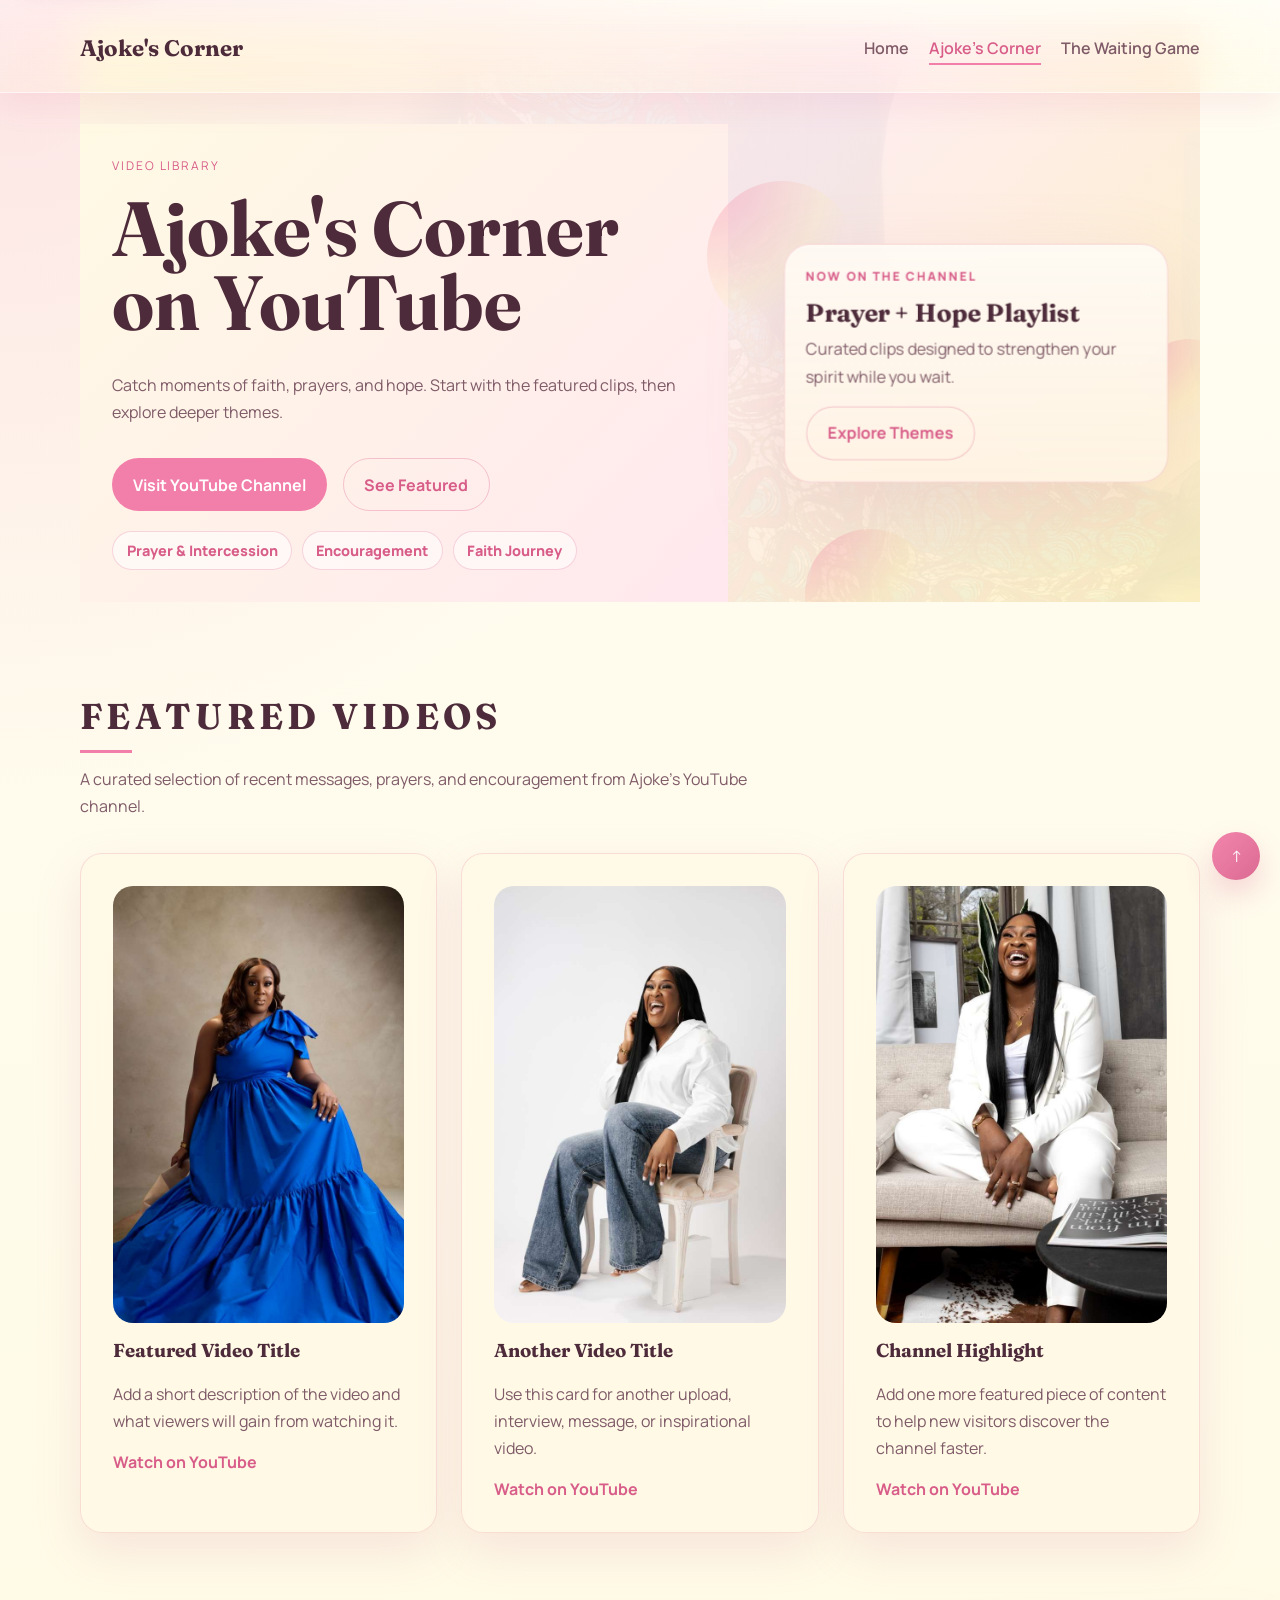
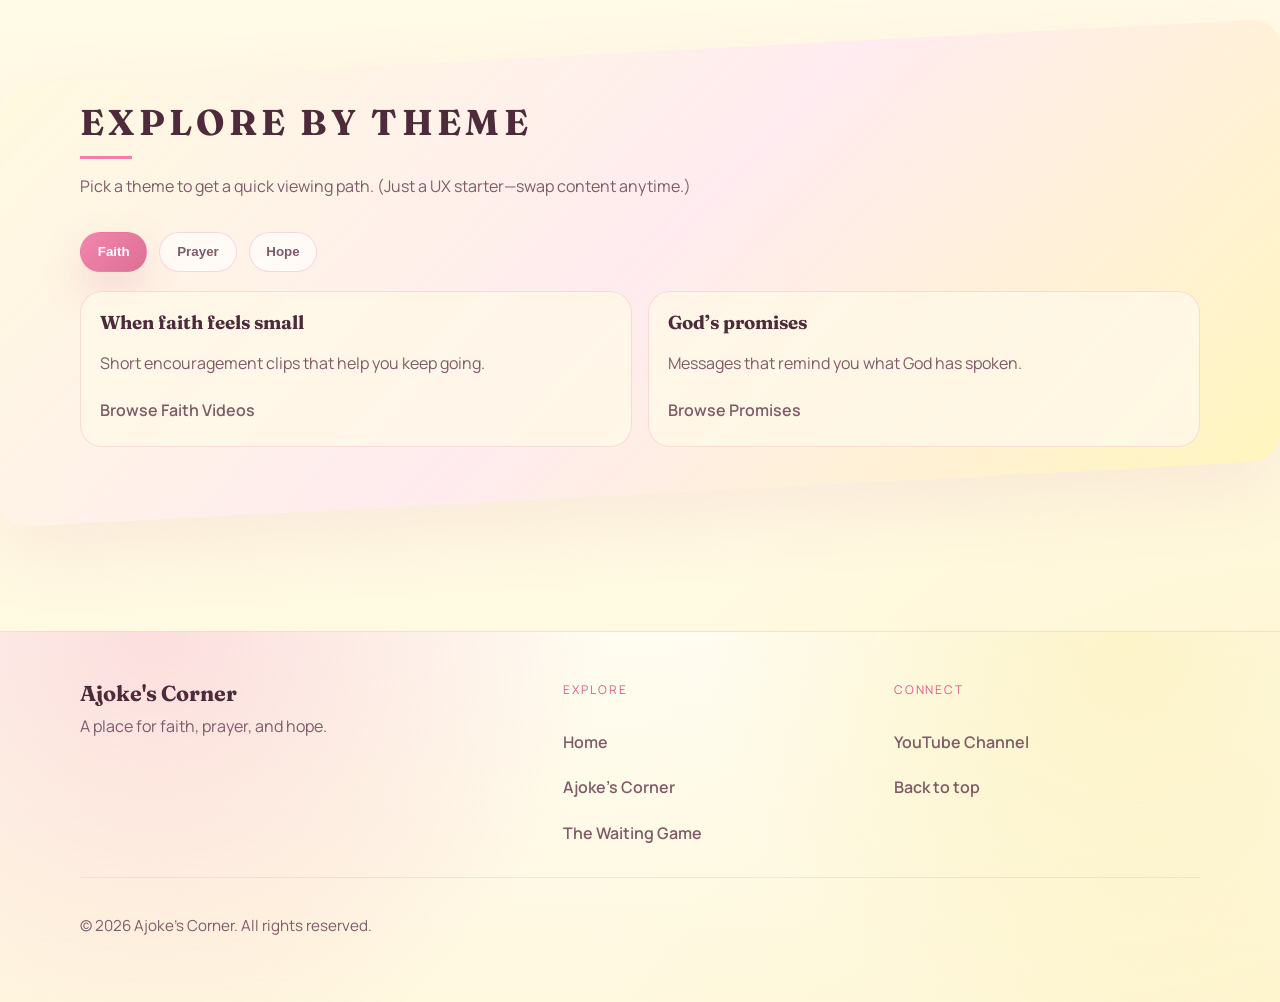
<file: ajokes-corner.html>
<!doctype html>
<html lang="en">
  <head>
    <meta charset="UTF-8" />
    <meta name="viewport" content="width=device-width, initial-scale=1.0" />
    <title>Ajoke's Corner | Videos</title>
    <meta
      name="description"
      content="Watch Ajoke's Corner videos for faith, prayer, encouragement, and hope. Explore featured clips and themes."
    />
    <meta
      name="keywords"
      content="Ajoke's Corner, videos, YouTube, faith, prayer, encouragement, hope"
    />
    <meta name="author" content="Tomilade Adebari" />
    <meta name="theme-color" content="#f27fa9" />
    <meta property="og:title" content="Ajoke's Corner | Videos" />
    <meta
      property="og:description"
      content="Explore Ajoke's Corner videos for faith, prayer, encouragement, and hope."
    />
    <meta property="og:type" content="website" />
    <meta property="og:image" content="Assets/coverimage.jpeg" />
    <meta name="twitter:card" content="summary_large_image" />
    <meta name="twitter:title" content="Ajoke's Corner | Videos" />
    <meta
      name="twitter:description"
      content="Explore Ajoke's Corner videos for faith, prayer, encouragement, and hope."
    />
    <meta name="twitter:image" content="Assets/coverimage.jpeg" />
    <link rel="icon" href="Assets/coverimage.jpeg" type="image/jpeg" />
    <link rel="apple-touch-icon" href="Assets/coverimage.jpeg" />
    <link rel="preconnect" href="https://fonts.googleapis.com" />
    <link rel="preconnect" href="https://fonts.gstatic.com" crossorigin />
    <link
      href="https://fonts.googleapis.com/css2?family=Fraunces:wght@500;600;700&family=Manrope:wght@400;500;700&display=swap"
      rel="stylesheet"
    />
    <link rel="stylesheet" href="styles.css" />
  </head>
  <body id="top">
    <a class="skip-link" href="#main-content">Skip to content</a>
    <div class="header-reveal-zone" aria-hidden="true"></div>
    <div class="site-shell">
      <header class="site-header">
        <a class="brand" href="index.html">Ajoke's Corner</a>
        <nav class="site-nav" aria-label="Main navigation">
          <a href="index.html">Home</a>
          <a class="active" href="ajokes-corner.html" aria-current="page">Ajoke's Corner</a>
          <a href="the-waiting-game.html">The Waiting Game</a>
        </nav>
      </header>

      <main id="main-content">
        <section class="hero hero-videos" id="hero-videos" data-parallax="true">
          <div class="hero-copy">
            <p class="eyebrow">Video Library</p>
            <h1>Ajoke's Corner on YouTube</h1>
            <p class="lede">
              Catch moments of faith, prayers, and hope. Start with the featured clips, then explore deeper themes.
            </p>

            <div class="hero-actions">
              <a class="button" href="https://www.youtube.com/" target="_blank" rel="noreferrer">Visit YouTube Channel</a>
              <a class="button button-secondary" href="#featured-videos">See Featured</a>
            </div>

            <div class="hero-chips" aria-label="Highlights">
              <span class="chip">Prayer &amp; Intercession</span>
              <span class="chip">Encouragement</span>
              <span class="chip">Faith Journey</span>
            </div>
          </div>

          <aside class="hero-visual">
            <span class="hero-orb orb-1" aria-hidden="true"></span>
            <span class="hero-orb orb-2" aria-hidden="true"></span>
            <span class="hero-orb orb-3" aria-hidden="true"></span>

            <div class="hero-widget tilt" data-tilt="true" tabindex="0">
              <p class="widget-kicker">Now on the channel</p>
              <h2 class="widget-title">Prayer + Hope Playlist</h2>
              <p class="widget-text">Curated clips designed to strengthen your spirit while you wait.</p>
              <a class="button button-secondary" href="#theme-explore">Explore Themes</a>
            </div>
          </aside>
        </section>

        <section class="video-section blueprint-section" id="featured-videos">
          <div class="section-heading section-title reveal">
            <h2>Featured Videos</h2>
            <p>
              A curated selection of recent messages, prayers, and encouragement
              from Ajoke’s YouTube channel.
            </p>
          </div>

          <div class="video-grid">
            <article class="video-card reveal">
              <div class="video-thumb">
                <img
                  src="Assets/WhatsApp%20Image%202026-03-21%20at%2017.26.50.jpeg"
                  alt="Tomilade Adebari speaking with warmth"
                  loading="lazy"
                  decoding="async"
                />
              </div>
              <h3>Featured Video Title</h3>
              <p>
                Add a short description of the video and what viewers will gain
                from watching it.
              </p>
              <a
                href="https://www.youtube.com/"
                target="_blank"
                rel="noreferrer"
                >Watch on YouTube</a
              >
            </article>

            <article class="video-card reveal">
              <div class="video-thumb">
                <img
                  src="Assets/WhatsApp%20Image%202026-03-21%20at%2017.26.53.jpeg"
                  alt="Tomilade Adebari smiling in a calm setting"
                  loading="lazy"
                  decoding="async"
                />
              </div>
              <h3>Another Video Title</h3>
              <p>
                Use this card for another upload, interview, message, or
                inspirational video.
              </p>
              <a
                href="https://www.youtube.com/"
                target="_blank"
                rel="noreferrer"
                >Watch on YouTube</a
              >
            </article>

            <article class="video-card reveal">
              <div class="video-thumb">
                <img
                  src="Assets/WhatsApp%20Image%202026-03-21%20at%2017.28.36%20(3).jpeg"
                  alt="Tomilade Adebari seated with a bright smile"
                  loading="lazy"
                  decoding="async"
                />
              </div>
              <h3>Channel Highlight</h3>
              <p>
                Add one more featured piece of content to help new visitors
                discover the channel faster.
              </p>
              <a
                href="https://www.youtube.com/"
                target="_blank"
                rel="noreferrer"
                >Watch on YouTube</a
              >
            </article>
          </div>
        </section>

        <section class="theme-section blueprint-section section-bg" id="theme-explore">
          <div class="section-heading section-title reveal">
            <h2>Explore by Theme</h2>
            <p>Pick a theme to get a quick viewing path. (Just a UX starter—swap content anytime.)</p>
          </div>

          <div class="theme-tabs reveal" role="tablist" aria-label="Video themes">
            <button type="button" class="theme-tab is-active" role="tab" aria-selected="true" aria-controls="tab-faith" data-theme-tab="faith">Faith</button>
            <button type="button" class="theme-tab" role="tab" aria-selected="false" aria-controls="tab-prayer" data-theme-tab="prayer">Prayer</button>
            <button type="button" class="theme-tab" role="tab" aria-selected="false" aria-controls="tab-hope" data-theme-tab="hope">Hope</button>
          </div>

          <div class="theme-panels">
            <div id="tab-faith" class="theme-panel is-active" role="tabpanel">
              <div class="theme-card-grid">
                <article class="theme-card reveal">
                  <h3>When faith feels small</h3>
                  <p>Short encouragement clips that help you keep going.</p>
                  <a class="footer-link" href="https://www.youtube.com/" target="_blank" rel="noreferrer">Browse Faith Videos</a>
                </article>
                <article class="theme-card reveal">
                  <h3>God’s promises</h3>
                  <p>Messages that remind you what God has spoken.</p>
                  <a class="footer-link" href="https://www.youtube.com/" target="_blank" rel="noreferrer">Browse Promises</a>
                </article>
              </div>
            </div>

            <div id="tab-prayer" class="theme-panel" role="tabpanel" hidden>
              <div class="theme-card-grid">
                <article class="theme-card reveal">
                  <h3>Prayer in the waiting</h3>
                  <p>Practical prayers for calm, courage, and clarity.</p>
                  <a class="footer-link" href="https://www.youtube.com/" target="_blank" rel="noreferrer">Browse Prayer</a>
                </article>
                <article class="theme-card reveal">
                  <h3>Intercession moments</h3>
                  <p>Join prayer sessions focused on transformation.</p>
                  <a class="footer-link" href="https://www.youtube.com/" target="_blank" rel="noreferrer">Browse Intercession</a>
                </article>
              </div>
            </div>

            <div id="tab-hope" class="theme-panel" role="tabpanel" hidden>
              <div class="theme-card-grid">
                <article class="theme-card reveal">
                  <h3>Hope for tomorrow</h3>
                  <p>Messages that lift your outlook when life is heavy.</p>
                  <a class="footer-link" href="https://www.youtube.com/" target="_blank" rel="noreferrer">Browse Hope</a>
                </article>
                <article class="theme-card reveal">
                  <h3>Joy returns</h3>
                  <p>Encouragement to keep your heart steady.</p>
                  <a class="footer-link" href="https://www.youtube.com/" target="_blank" rel="noreferrer">Browse Joy</a>
                </article>
              </div>
            </div>
          </div>
        </section>
      </main>
    </div>

    <footer class="site-footer" aria-labelledby="footer-heading">
      <div class="site-shell footer-shell">
        <div class="footer-grid">
          <div class="footer-brand">
            <h2 id="footer-heading" class="footer-title">Ajoke's Corner</h2>
            <p class="footer-tagline">A place for faith, prayer, and hope.</p>
          </div>

          <div class="footer-column">
            <p class="footer-heading">Explore</p>
            <a class="footer-link" href="index.html">Home</a>
            <a class="footer-link" href="ajokes-corner.html">Ajoke's Corner</a>
            <a class="footer-link" href="the-waiting-game.html">The Waiting Game</a>
          </div>

          <div class="footer-column">
            <p class="footer-heading">Connect</p>
            <a class="footer-link" href="https://www.youtube.com/" target="_blank" rel="noreferrer">YouTube Channel</a>
            <a class="footer-link" href="#top">Back to top</a>
          </div>
        </div>

        <div class="footer-bottom">
          <p class="footer-meta">© 2026 Ajoke's Corner. All rights reserved.</p>
        </div>
      </div>
    </footer>

    <a class="back-to-top" href="#top" aria-label="Back to top">
      <span aria-hidden="true">&#8593;</span>
    </a>
    <script>
      const body = document.body;
      let lastScrollY = window.scrollY;
      let headerHideTimer;
      const prefersReducedMotion = window.matchMedia(
        "(prefers-reduced-motion: reduce)",
      ).matches;

      const showHeader = () => {
        body.classList.add("header-visible");
        window.clearTimeout(headerHideTimer);
      };

      const hideHeader = () => {
        if (window.scrollY > 40) {
          body.classList.remove("header-visible");
        }
      };

      showHeader();

      window.addEventListener("mousemove", (event) => {
        if (event.clientY <= 90) {
          showHeader();
        }
      });

      window.addEventListener(
        "scroll",
        () => {
          const currentScrollY = window.scrollY;

          if (currentScrollY <= 40 || currentScrollY < lastScrollY) {
            showHeader();
          } else {
            body.classList.remove("header-visible");
          }

          window.clearTimeout(headerHideTimer);
          headerHideTimer = window.setTimeout(hideHeader, 1200);
          lastScrollY = currentScrollY;
        },
        { passive: true },
      );

      // Scroll-reveal
      const reveals = [...document.querySelectorAll(".reveal")];
      if (!prefersReducedMotion && "IntersectionObserver" in window) {
        const io = new IntersectionObserver(
          (entries) => {
            for (const entry of entries) {
              if (entry.isIntersecting) {
                entry.target.classList.add("is-visible");
                io.unobserve(entry.target);
              }
            }
          },
          { threshold: 0.12 },
        );
        reveals.forEach((el) => io.observe(el));
      } else {
        reveals.forEach((el) => el.classList.add("is-visible"));
      }

      // Hover tilt
      const tiltEls = [...document.querySelectorAll("[data-tilt='true']")];
      if (!prefersReducedMotion) {
        tiltEls.forEach((el) => {
          el.addEventListener("pointermove", (event) => {
            const rect = el.getBoundingClientRect();
            const px = (event.clientX - rect.left) / rect.width;
            const py = (event.clientY - rect.top) / rect.height;
            const rx = (0.5 - py) * 10;
            const ry = (px - 0.5) * 14;
            el.style.setProperty("--rx", rx.toFixed(2) + "deg");
            el.style.setProperty("--ry", ry.toFixed(2) + "deg");
          });
          el.addEventListener("pointerleave", () => {
            el.style.setProperty("--rx", "0deg");
            el.style.setProperty("--ry", "0deg");
          });
        });
      }

      // Theme tabs
      const tabEls = [...document.querySelectorAll("[data-theme-tab]")];
      const panelEls = [...document.querySelectorAll(".theme-panel")];
      const activateTab = (tabKey) => {
        tabEls.forEach((btn) => {
          const isActive = btn.dataset.themeTab === tabKey;
          btn.classList.toggle("is-active", isActive);
          btn.setAttribute("aria-selected", String(isActive));
        });

        panelEls.forEach((panel) => {
          const isFaith = panel.id === "tab-faith" && tabKey === "faith";
          const isPrayer = panel.id === "tab-prayer" && tabKey === "prayer";
          const isHope = panel.id === "tab-hope" && tabKey === "hope";
          const isActive = isFaith || isPrayer || isHope;
          panel.hidden = !isActive;
          panel.classList.toggle("is-active", isActive);
        });
      };

      tabEls.forEach((btn) => {
        btn.addEventListener("click", () => activateTab(btn.dataset.themeTab));
      });
    </script>
  </body>
</html>
</file>
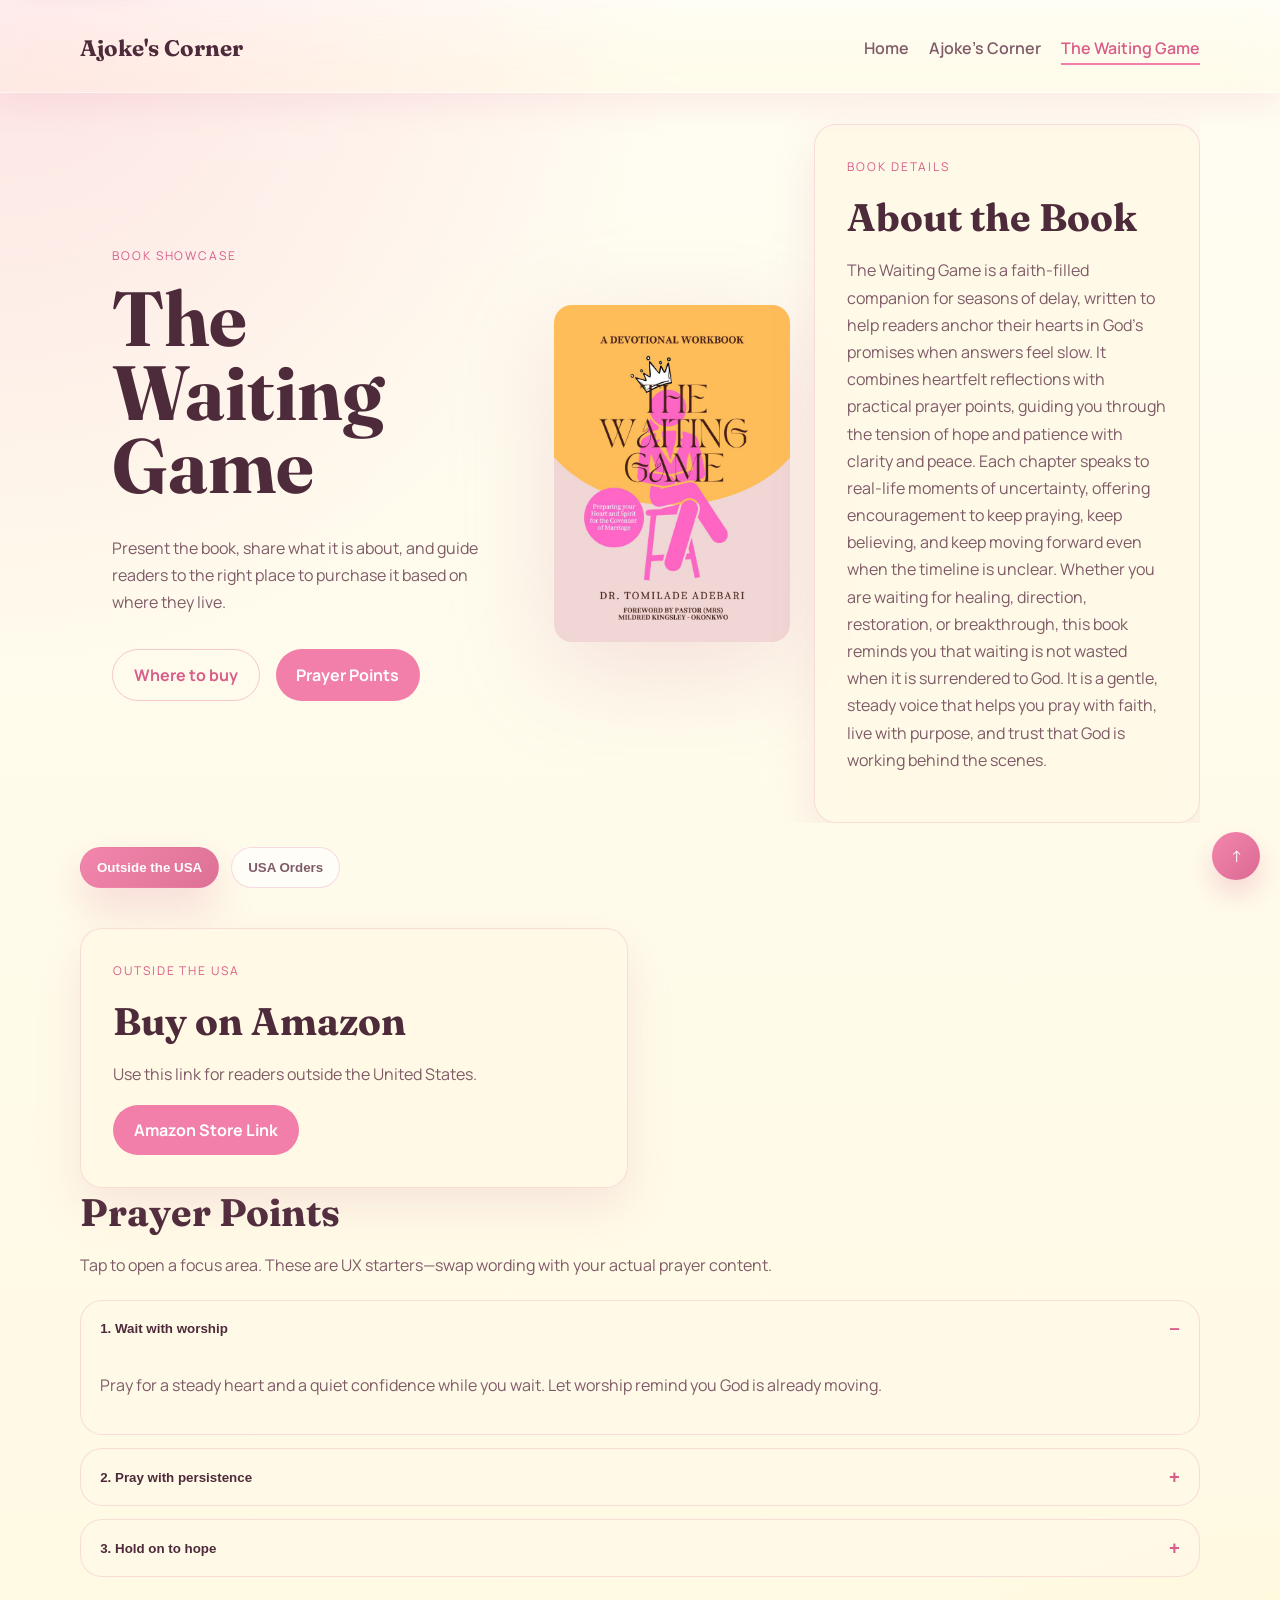
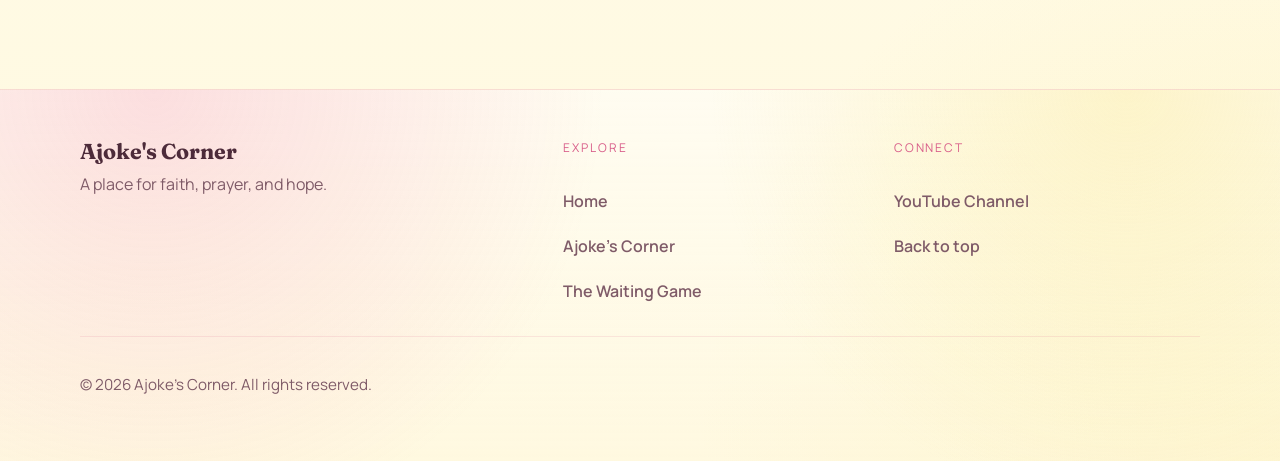
<file: the-waiting-game.html>
<!doctype html>
<html lang="en">
  <head>
    <meta charset="UTF-8" />
    <meta name="viewport" content="width=device-width, initial-scale=1.0" />
    <title>Ajoke's Corner | The Waiting Game</title>
    <meta
      name="description"
      content="Discover The Waiting Game, a faith-filled book of prayer points, encouragement, and hope. Find where to buy."
    />
    <meta
      name="keywords"
      content="The Waiting Game, Ajoke's Corner, book, prayer points, faith, hope"
    />
    <meta name="author" content="Tomilade Adebari" />
    <meta name="theme-color" content="#f27fa9" />
    <meta property="og:title" content="Ajoke's Corner | The Waiting Game" />
    <meta
      property="og:description"
      content="Discover The Waiting Game, a faith-filled book of prayer points, encouragement, and hope."
    />
    <meta property="og:type" content="website" />
    <meta property="og:image" content="Assets/coverimage.jpeg" />
    <meta name="twitter:card" content="summary_large_image" />
    <meta name="twitter:title" content="Ajoke's Corner | The Waiting Game" />
    <meta
      name="twitter:description"
      content="Discover The Waiting Game, a faith-filled book of prayer points, encouragement, and hope."
    />
    <meta name="twitter:image" content="Assets/coverimage.jpeg" />
    <link rel="icon" href="Assets/coverimage.jpeg" type="image/jpeg" />
    <link rel="apple-touch-icon" href="Assets/coverimage.jpeg" />
    <link rel="preconnect" href="https://fonts.googleapis.com" />
    <link rel="preconnect" href="https://fonts.gstatic.com" crossorigin />
    <link
      href="https://fonts.googleapis.com/css2?family=Fraunces:wght@500;600;700&family=Manrope:wght@400;500;700&display=swap"
      rel="stylesheet"
    />
    <link rel="stylesheet" href="styles.css" />
  </head>
  <body id="top">
    <a class="skip-link" href="#main-content">Skip to content</a>
    <div class="header-reveal-zone" aria-hidden="true"></div>
    <div class="site-shell">
      <header class="site-header">
        <a class="brand" href="index.html">Ajoke's Corner</a>
        <nav class="site-nav" aria-label="Main navigation">
          <a href="index.html">Home</a>
          <a href="ajokes-corner.html">Ajoke's Corner</a>
          <a class="active" href="the-waiting-game.html" aria-current="page">The Waiting Game</a>
        </nav>
      </header>

      <main id="main-content">
        <section class="hero hero-book" id="hero-book">
          <div class="hero-copy">
            <p class="eyebrow">Book Showcase</p>
            <h1>The Waiting Game</h1>
            <p class="lede">
              Present the book, share what it is about, and guide readers to the
              right place to purchase it based on where they live.
            </p>

            <div class="hero-actions">
              <a class="button button-secondary" href="#purchase">Where to buy</a>
              <a class="button" href="#prayer-points">Prayer Points</a>
            </div>
          </div>

          <aside class="book-hero-art" aria-hidden="true">
            <img
              class="book-hero-art__img"
              src="Assets/coverimage.jpeg"
              alt="Cover of The Waiting Game"
              loading="lazy"
              decoding="async"
            >
          </aside>

          <aside class="book-card reveal">
            <p class="card-label">Book Details</p>
            <h2>About the Book</h2>
            <p>
              The Waiting Game is a faith-filled companion for seasons of delay,
              written to help readers anchor their hearts in God's promises when
              answers feel slow. It combines heartfelt reflections with practical
              prayer points, guiding you through the tension of hope and patience
              with clarity and peace. Each chapter speaks to real-life moments of
              uncertainty, offering encouragement to keep praying, keep believing,
              and keep moving forward even when the timeline is unclear. Whether
              you are waiting for healing, direction, restoration, or breakthrough,
              this book reminds you that waiting is not wasted when it is surrendered
              to God. It is a gentle, steady voice that helps you pray with faith,
              live with purpose, and trust that God is working behind the scenes.
            </p>
          </aside>
        </section>

        <section class="purchase-grid" id="purchase">
          <div class="region-switch reveal" role="radiogroup" aria-label="Choose your region">
            <button type="button" class="region-btn is-active" role="radio" aria-checked="true" data-region="outside">Outside the USA</button>
            <button type="button" class="region-btn" role="radio" aria-checked="false" data-region="usa">USA Orders</button>
          </div>

          <article class="purchase-card reveal region-panel" data-region-panel="outside">
            <p class="eyebrow">Outside the USA</p>
            <h2>Buy on Amazon</h2>
            <p>Use this link for readers outside the United States.</p>
            <a
              class="button"
              href="https://www.amazon.com/"
              target="_blank"
              rel="noreferrer"
              >Amazon Store Link</a
            >
          </article>

          <article class="purchase-card reveal region-panel" data-region-panel="usa" hidden>
            <p class="eyebrow">USA Orders</p>
            <h2>Buy Direct with PayPal</h2>
            <p>
              Replace the placeholder button below with Ajoke's live PayPal buy
              button code for customers in the USA.
            </p>
            <div class="paypal-placeholder">PayPal Buy Button Placeholder</div>
          </article>
        </section>

        <section class="focus-section" id="prayer-points">
          <div class="section-heading reveal">
            <h2>Prayer Points</h2>
            <p>Tap to open a focus area. These are UX starters—swap wording with your actual prayer content.</p>
          </div>

          <div class="accordion reveal" id="focus-accordion">
            <div class="accordion-item">
              <button class="accordion-button" type="button" aria-expanded="true" aria-controls="acc-worship">
                1. Wait with worship
              </button>
              <div id="acc-worship" class="accordion-panel">
                <p>
                  Pray for a steady heart and a quiet confidence while you wait. Let worship remind you God is already moving.
                </p>
              </div>
            </div>

            <div class="accordion-item">
              <button class="accordion-button" type="button" aria-expanded="false" aria-controls="acc-prayer">
                2. Pray with persistence
              </button>
              <div id="acc-prayer" class="accordion-panel" hidden>
                <p>
                  Ask for grace to keep showing up in prayer. Declare peace over your mind and boldness over your spirit.
                </p>
              </div>
            </div>

            <div class="accordion-item">
              <button class="accordion-button" type="button" aria-expanded="false" aria-controls="acc-hope">
                3. Hold on to hope
              </button>
              <div id="acc-hope" class="accordion-panel" hidden>
                <p>
                  Speak hope daily. Ask God for clarity and timing—then trust that your season will be good.
                </p>
              </div>
            </div>
          </div>
        </section>
      </main>
    </div>

    <footer class="site-footer" aria-labelledby="footer-heading">
      <div class="site-shell footer-shell">
        <div class="footer-grid">
          <div class="footer-brand">
            <h2 id="footer-heading" class="footer-title">Ajoke's Corner</h2>
            <p class="footer-tagline">A place for faith, prayer, and hope.</p>
          </div>

          <div class="footer-column">
            <p class="footer-heading">Explore</p>
            <a class="footer-link" href="index.html">Home</a>
            <a class="footer-link" href="ajokes-corner.html">Ajoke's Corner</a>
            <a class="footer-link" href="the-waiting-game.html">The Waiting Game</a>
          </div>

          <div class="footer-column">
            <p class="footer-heading">Connect</p>
            <a class="footer-link" href="https://www.youtube.com/" target="_blank" rel="noreferrer">YouTube Channel</a>
            <a class="footer-link" href="#top">Back to top</a>
          </div>
        </div>

        <div class="footer-bottom">
          <p class="footer-meta">© 2026 Ajoke's Corner. All rights reserved.</p>
        </div>
      </div>
    </footer>
    <a class="back-to-top" href="#top" aria-label="Back to top">
      <span aria-hidden="true">&#8593;</span>
    </a>
    <script>
      const body = document.body;
      let lastScrollY = window.scrollY;
      let headerHideTimer;
      const prefersReducedMotion = window.matchMedia(
        "(prefers-reduced-motion: reduce)",
      ).matches;

      const showHeader = () => {
        body.classList.add("header-visible");
        window.clearTimeout(headerHideTimer);
      };

      const hideHeader = () => {
        if (window.scrollY > 40) {
          body.classList.remove("header-visible");
        }
      };

      showHeader();

      window.addEventListener("mousemove", (event) => {
        if (event.clientY <= 90) {
          showHeader();
        }
      });

      window.addEventListener(
        "scroll",
        () => {
          const currentScrollY = window.scrollY;

          if (currentScrollY <= 40 || currentScrollY < lastScrollY) {
            showHeader();
          } else {
            body.classList.remove("header-visible");
          }

          window.clearTimeout(headerHideTimer);
          headerHideTimer = window.setTimeout(hideHeader, 1200);
          lastScrollY = currentScrollY;
        },
        { passive: true },
      );

      // Scroll-reveal
      const reveals = [...document.querySelectorAll(".reveal")];
      if (!prefersReducedMotion && "IntersectionObserver" in window) {
        const io = new IntersectionObserver(
          (entries) => {
            for (const entry of entries) {
              if (entry.isIntersecting) {
                entry.target.classList.add("is-visible");
                io.unobserve(entry.target);
              }
            }
          },
          { threshold: 0.12 },
        );
        reveals.forEach((el) => io.observe(el));
      } else {
        reveals.forEach((el) => el.classList.add("is-visible"));
      }

      // Region switcher
      const regionBtns = [...document.querySelectorAll(".region-btn")];
      const regionPanels = [...document.querySelectorAll(".region-panel")];
      const setRegion = (region) => {
        regionBtns.forEach((btn) => {
          const isActive = btn.dataset.region === region;
          btn.classList.toggle("is-active", isActive);
          btn.setAttribute("aria-checked", String(isActive));
        });

        regionPanels.forEach((panel) => {
          const isActive = panel.dataset.regionPanel === region;
          panel.hidden = !isActive;
        });
      };
      regionBtns.forEach((btn) => {
        btn.addEventListener("click", () => setRegion(btn.dataset.region));
      });

      // Accordion
      const accordionButtons = [...document.querySelectorAll(".accordion-button")];
      accordionButtons.forEach((btn) => {
        btn.addEventListener("click", () => {
          const panelId = btn.getAttribute("aria-controls");
          const panel = document.getElementById(panelId);
          if (!panel) return;

          const isExpanded = btn.getAttribute("aria-expanded") === "true";
          btn.setAttribute("aria-expanded", String(!isExpanded));
          panel.hidden = isExpanded;
        });
      });
    </script>
  </body>
</html>
</file>
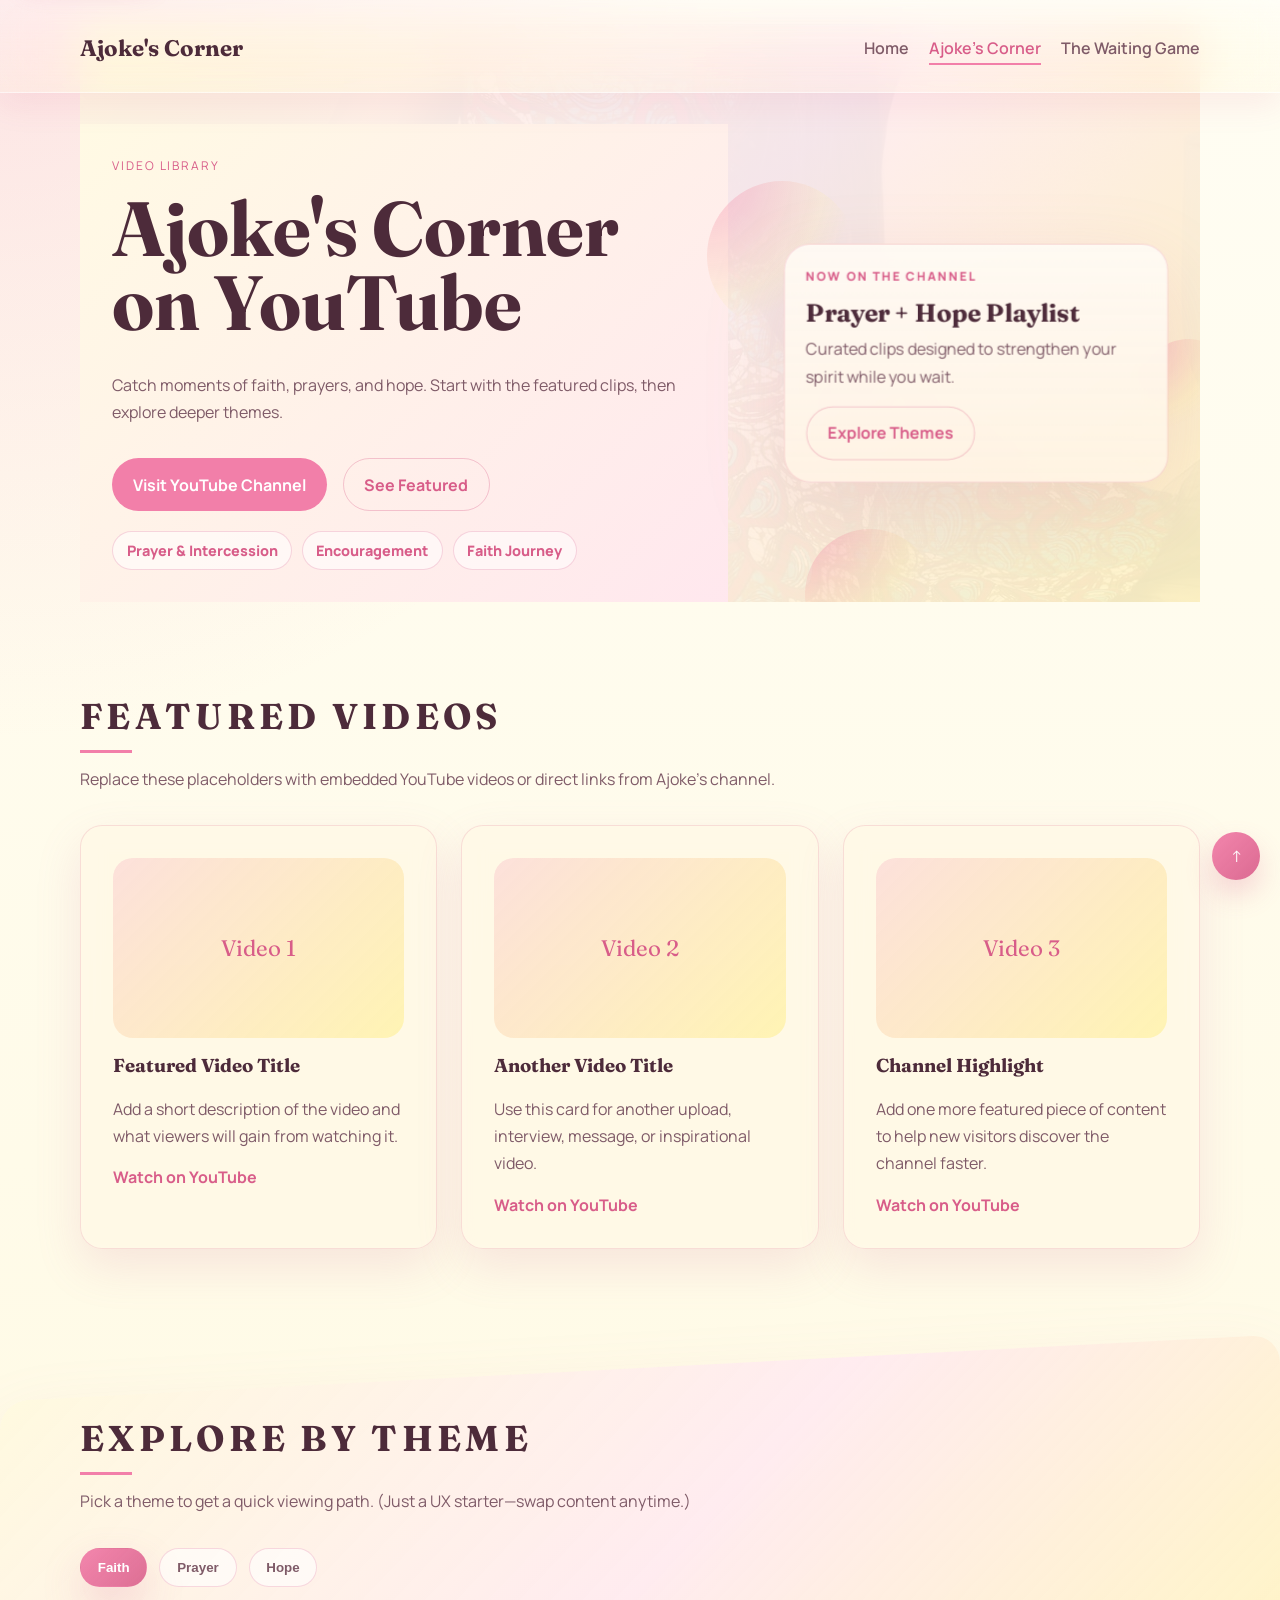
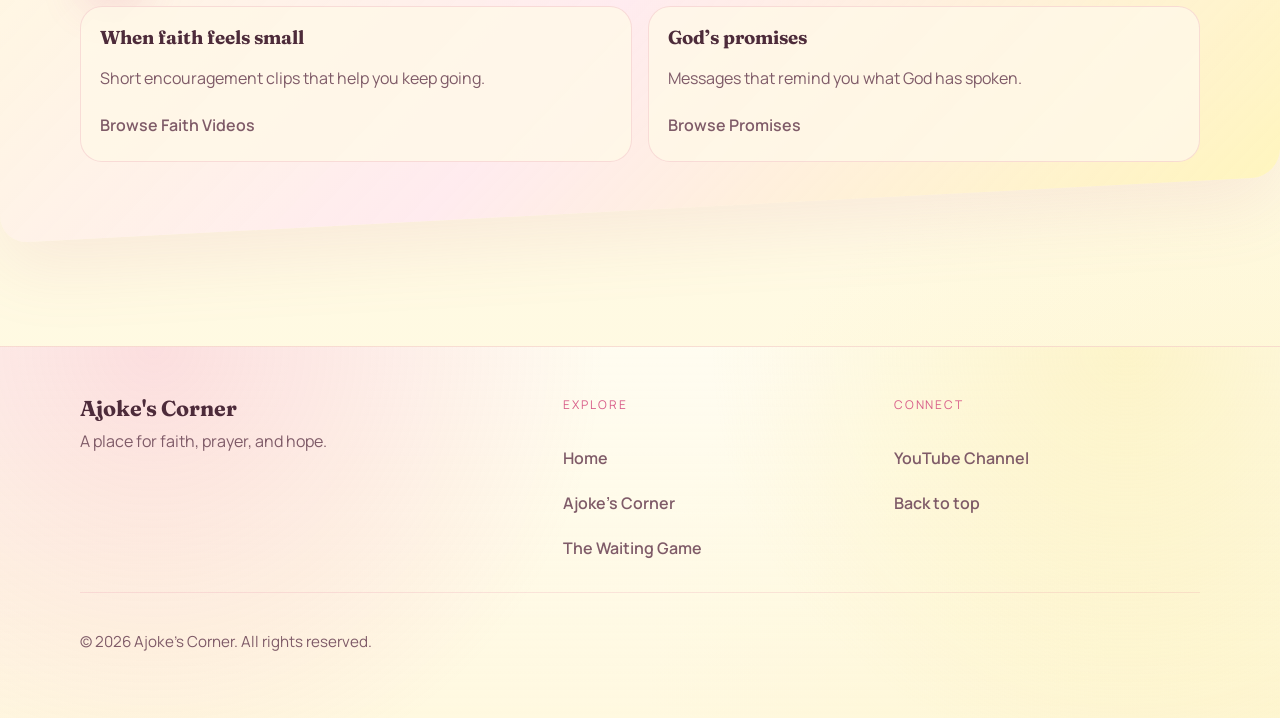
<file: ajoke-corner/ajokes-corner.html>
<!doctype html>
<html lang="en">
  <head>
    <meta charset="UTF-8" />
    <meta name="viewport" content="width=device-width, initial-scale=1.0" />
    <title>Ajoke's Corner | Videos</title>
    <meta
      name="description"
      content="Watch Ajoke's Corner videos for faith, prayer, encouragement, and hope. Explore featured clips and themes."
    />
    <meta
      name="keywords"
      content="Ajoke's Corner, videos, YouTube, faith, prayer, encouragement, hope"
    />
    <meta name="author" content="Tomilade Adebari" />
    <meta name="theme-color" content="#f27fa9" />
    <meta property="og:title" content="Ajoke's Corner | Videos" />
    <meta
      property="og:description"
      content="Explore Ajoke's Corner videos for faith, prayer, encouragement, and hope."
    />
    <meta property="og:type" content="website" />
    <meta property="og:image" content="Assets/coverimage.jpeg" />
    <meta name="twitter:card" content="summary_large_image" />
    <meta name="twitter:title" content="Ajoke's Corner | Videos" />
    <meta
      name="twitter:description"
      content="Explore Ajoke's Corner videos for faith, prayer, encouragement, and hope."
    />
    <meta name="twitter:image" content="Assets/coverimage.jpeg" />
    <link rel="icon" href="Assets/coverimage.jpeg" type="image/jpeg" />
    <link rel="apple-touch-icon" href="Assets/coverimage.jpeg" />
    <link rel="preconnect" href="https://fonts.googleapis.com" />
    <link rel="preconnect" href="https://fonts.gstatic.com" crossorigin />
    <link
      href="https://fonts.googleapis.com/css2?family=Fraunces:wght@500;600;700&family=Manrope:wght@400;500;700&display=swap"
      rel="stylesheet"
    />
    <link rel="stylesheet" href="styles.css" />
  </head>
  <body id="top">
    <a class="skip-link" href="#main-content">Skip to content</a>
    <div class="header-reveal-zone" aria-hidden="true"></div>
    <div class="site-shell">
      <header class="site-header">
        <a class="brand" href="index.html">Ajoke's Corner</a>
        <nav class="site-nav" aria-label="Main navigation">
          <a href="index.html">Home</a>
          <a class="active" href="ajokes-corner.html" aria-current="page">Ajoke's Corner</a>
          <a href="the-waiting-game.html">The Waiting Game</a>
        </nav>
      </header>

      <main id="main-content">
        <section class="hero hero-videos" id="hero-videos" data-parallax="true">
          <div class="hero-copy">
            <p class="eyebrow">Video Library</p>
            <h1>Ajoke's Corner on YouTube</h1>
            <p class="lede">
              Catch moments of faith, prayers, and hope. Start with the featured clips, then explore deeper themes.
            </p>

            <div class="hero-actions">
              <a class="button" href="https://www.youtube.com/" target="_blank" rel="noreferrer">Visit YouTube Channel</a>
              <a class="button button-secondary" href="#featured-videos">See Featured</a>
            </div>

            <div class="hero-chips" aria-label="Highlights">
              <span class="chip">Prayer &amp; Intercession</span>
              <span class="chip">Encouragement</span>
              <span class="chip">Faith Journey</span>
            </div>
          </div>

          <aside class="hero-visual">
            <span class="hero-orb orb-1" aria-hidden="true"></span>
            <span class="hero-orb orb-2" aria-hidden="true"></span>
            <span class="hero-orb orb-3" aria-hidden="true"></span>

            <div class="hero-widget tilt" data-tilt="true" tabindex="0">
              <p class="widget-kicker">Now on the channel</p>
              <h2 class="widget-title">Prayer + Hope Playlist</h2>
              <p class="widget-text">Curated clips designed to strengthen your spirit while you wait.</p>
              <a class="button button-secondary" href="#theme-explore">Explore Themes</a>
            </div>
          </aside>
        </section>

        <section class="video-section blueprint-section" id="featured-videos">
          <div class="section-heading section-title reveal">
            <h2>Featured Videos</h2>
            <p>
              Replace these placeholders with embedded YouTube videos or direct
              links from Ajoke's channel.
            </p>
          </div>

          <div class="video-grid">
            <article class="video-card reveal">
              <div class="video-thumb">Video 1</div>
              <h3>Featured Video Title</h3>
              <p>
                Add a short description of the video and what viewers will gain
                from watching it.
              </p>
              <a
                href="https://www.youtube.com/"
                target="_blank"
                rel="noreferrer"
                >Watch on YouTube</a
              >
            </article>

            <article class="video-card reveal">
              <div class="video-thumb">Video 2</div>
              <h3>Another Video Title</h3>
              <p>
                Use this card for another upload, interview, message, or
                inspirational video.
              </p>
              <a
                href="https://www.youtube.com/"
                target="_blank"
                rel="noreferrer"
                >Watch on YouTube</a
              >
            </article>

            <article class="video-card reveal">
              <div class="video-thumb">Video 3</div>
              <h3>Channel Highlight</h3>
              <p>
                Add one more featured piece of content to help new visitors
                discover the channel faster.
              </p>
              <a
                href="https://www.youtube.com/"
                target="_blank"
                rel="noreferrer"
                >Watch on YouTube</a
              >
            </article>
          </div>
        </section>

        <section class="theme-section blueprint-section section-bg" id="theme-explore">
          <div class="section-heading section-title reveal">
            <h2>Explore by Theme</h2>
            <p>Pick a theme to get a quick viewing path. (Just a UX starter—swap content anytime.)</p>
          </div>

          <div class="theme-tabs reveal" role="tablist" aria-label="Video themes">
            <button type="button" class="theme-tab is-active" role="tab" aria-selected="true" aria-controls="tab-faith" data-theme-tab="faith">Faith</button>
            <button type="button" class="theme-tab" role="tab" aria-selected="false" aria-controls="tab-prayer" data-theme-tab="prayer">Prayer</button>
            <button type="button" class="theme-tab" role="tab" aria-selected="false" aria-controls="tab-hope" data-theme-tab="hope">Hope</button>
          </div>

          <div class="theme-panels">
            <div id="tab-faith" class="theme-panel is-active" role="tabpanel">
              <div class="theme-card-grid">
                <article class="theme-card reveal">
                  <h3>When faith feels small</h3>
                  <p>Short encouragement clips that help you keep going.</p>
                  <a class="footer-link" href="https://www.youtube.com/" target="_blank" rel="noreferrer">Browse Faith Videos</a>
                </article>
                <article class="theme-card reveal">
                  <h3>God’s promises</h3>
                  <p>Messages that remind you what God has spoken.</p>
                  <a class="footer-link" href="https://www.youtube.com/" target="_blank" rel="noreferrer">Browse Promises</a>
                </article>
              </div>
            </div>

            <div id="tab-prayer" class="theme-panel" role="tabpanel" hidden>
              <div class="theme-card-grid">
                <article class="theme-card reveal">
                  <h3>Prayer in the waiting</h3>
                  <p>Practical prayers for calm, courage, and clarity.</p>
                  <a class="footer-link" href="https://www.youtube.com/" target="_blank" rel="noreferrer">Browse Prayer</a>
                </article>
                <article class="theme-card reveal">
                  <h3>Intercession moments</h3>
                  <p>Join prayer sessions focused on transformation.</p>
                  <a class="footer-link" href="https://www.youtube.com/" target="_blank" rel="noreferrer">Browse Intercession</a>
                </article>
              </div>
            </div>

            <div id="tab-hope" class="theme-panel" role="tabpanel" hidden>
              <div class="theme-card-grid">
                <article class="theme-card reveal">
                  <h3>Hope for tomorrow</h3>
                  <p>Messages that lift your outlook when life is heavy.</p>
                  <a class="footer-link" href="https://www.youtube.com/" target="_blank" rel="noreferrer">Browse Hope</a>
                </article>
                <article class="theme-card reveal">
                  <h3>Joy returns</h3>
                  <p>Encouragement to keep your heart steady.</p>
                  <a class="footer-link" href="https://www.youtube.com/" target="_blank" rel="noreferrer">Browse Joy</a>
                </article>
              </div>
            </div>
          </div>
        </section>
      </main>
    </div>

    <footer class="site-footer" aria-labelledby="footer-heading">
      <div class="site-shell footer-shell">
        <div class="footer-grid">
          <div class="footer-brand">
            <h2 id="footer-heading" class="footer-title">Ajoke's Corner</h2>
            <p class="footer-tagline">A place for faith, prayer, and hope.</p>
          </div>

          <div class="footer-column">
            <p class="footer-heading">Explore</p>
            <a class="footer-link" href="index.html">Home</a>
            <a class="footer-link" href="ajokes-corner.html">Ajoke's Corner</a>
            <a class="footer-link" href="the-waiting-game.html">The Waiting Game</a>
          </div>

          <div class="footer-column">
            <p class="footer-heading">Connect</p>
            <a class="footer-link" href="https://www.youtube.com/" target="_blank" rel="noreferrer">YouTube Channel</a>
            <a class="footer-link" href="#top">Back to top</a>
          </div>
        </div>

        <div class="footer-bottom">
          <p class="footer-meta">© 2026 Ajoke's Corner. All rights reserved.</p>
        </div>
      </div>
    </footer>

    <a class="back-to-top" href="#top" aria-label="Back to top">
      <span aria-hidden="true">&#8593;</span>
    </a>
    <script>
      const body = document.body;
      let lastScrollY = window.scrollY;
      let headerHideTimer;
      const prefersReducedMotion = window.matchMedia(
        "(prefers-reduced-motion: reduce)",
      ).matches;

      const showHeader = () => {
        body.classList.add("header-visible");
        window.clearTimeout(headerHideTimer);
      };

      const hideHeader = () => {
        if (window.scrollY > 40) {
          body.classList.remove("header-visible");
        }
      };

      showHeader();

      window.addEventListener("mousemove", (event) => {
        if (event.clientY <= 90) {
          showHeader();
        }
      });

      window.addEventListener(
        "scroll",
        () => {
          const currentScrollY = window.scrollY;

          if (currentScrollY <= 40 || currentScrollY < lastScrollY) {
            showHeader();
          } else {
            body.classList.remove("header-visible");
          }

          window.clearTimeout(headerHideTimer);
          headerHideTimer = window.setTimeout(hideHeader, 1200);
          lastScrollY = currentScrollY;
        },
        { passive: true },
      );

      // Scroll-reveal
      const reveals = [...document.querySelectorAll(".reveal")];
      if (!prefersReducedMotion && "IntersectionObserver" in window) {
        const io = new IntersectionObserver(
          (entries) => {
            for (const entry of entries) {
              if (entry.isIntersecting) {
                entry.target.classList.add("is-visible");
                io.unobserve(entry.target);
              }
            }
          },
          { threshold: 0.12 },
        );
        reveals.forEach((el) => io.observe(el));
      } else {
        reveals.forEach((el) => el.classList.add("is-visible"));
      }

      // Hover tilt
      const tiltEls = [...document.querySelectorAll("[data-tilt='true']")];
      if (!prefersReducedMotion) {
        tiltEls.forEach((el) => {
          el.addEventListener("pointermove", (event) => {
            const rect = el.getBoundingClientRect();
            const px = (event.clientX - rect.left) / rect.width;
            const py = (event.clientY - rect.top) / rect.height;
            const rx = (0.5 - py) * 10;
            const ry = (px - 0.5) * 14;
            el.style.setProperty("--rx", rx.toFixed(2) + "deg");
            el.style.setProperty("--ry", ry.toFixed(2) + "deg");
          });
          el.addEventListener("pointerleave", () => {
            el.style.setProperty("--rx", "0deg");
            el.style.setProperty("--ry", "0deg");
          });
        });
      }

      // Theme tabs
      const tabEls = [...document.querySelectorAll("[data-theme-tab]")];
      const panelEls = [...document.querySelectorAll(".theme-panel")];
      const activateTab = (tabKey) => {
        tabEls.forEach((btn) => {
          const isActive = btn.dataset.themeTab === tabKey;
          btn.classList.toggle("is-active", isActive);
          btn.setAttribute("aria-selected", String(isActive));
        });

        panelEls.forEach((panel) => {
          const isFaith = panel.id === "tab-faith" && tabKey === "faith";
          const isPrayer = panel.id === "tab-prayer" && tabKey === "prayer";
          const isHope = panel.id === "tab-hope" && tabKey === "hope";
          const isActive = isFaith || isPrayer || isHope;
          panel.hidden = !isActive;
          panel.classList.toggle("is-active", isActive);
        });
      };

      tabEls.forEach((btn) => {
        btn.addEventListener("click", () => activateTab(btn.dataset.themeTab));
      });
    </script>
  </body>
</html>
</file>
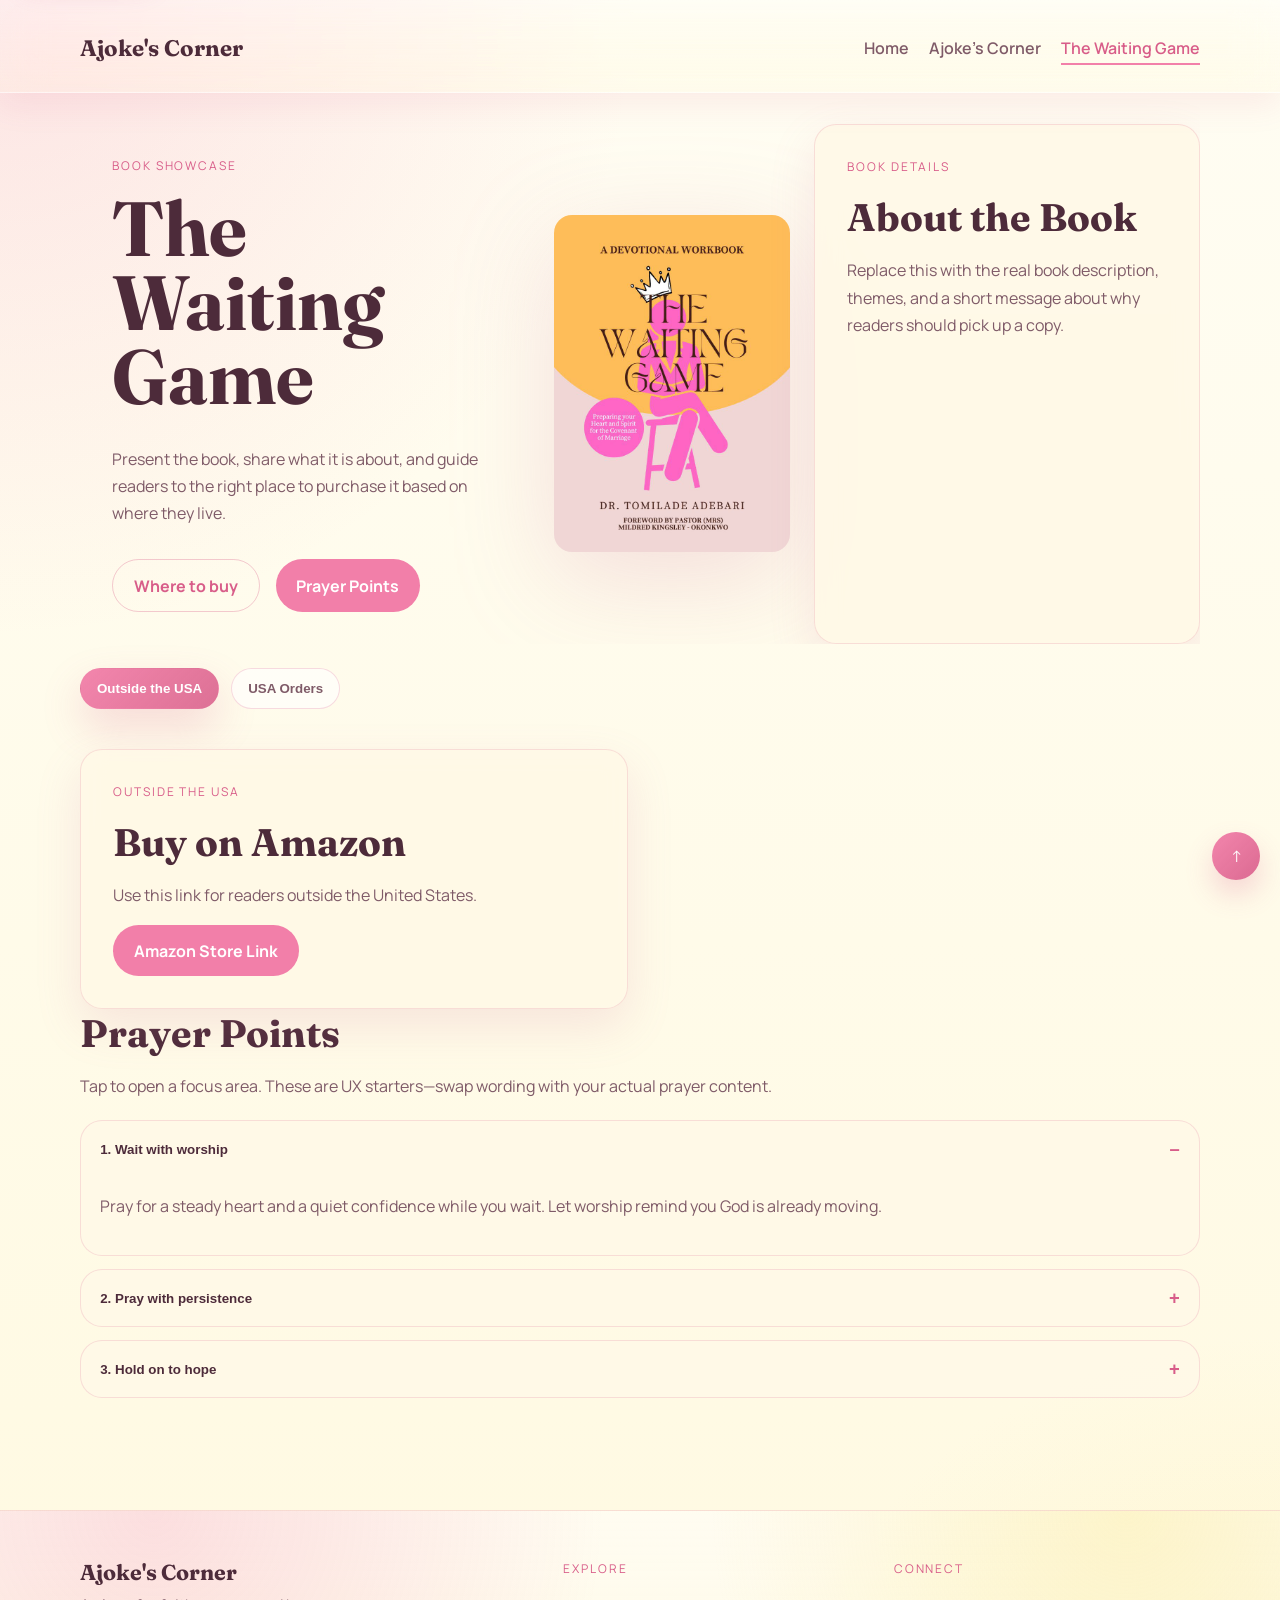
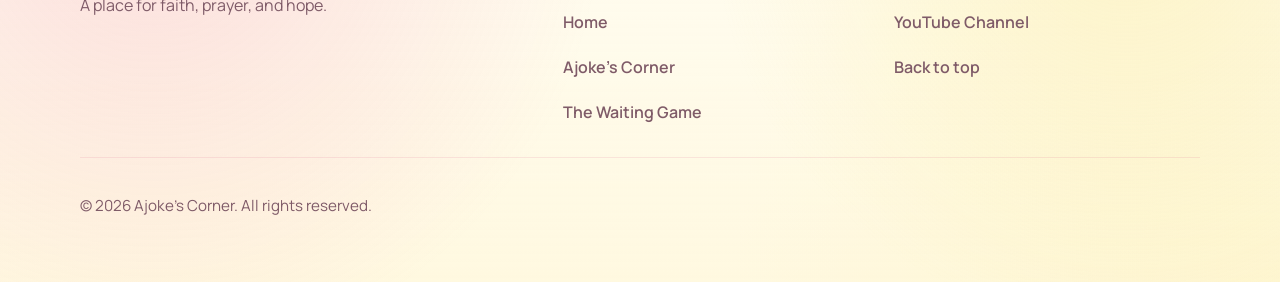
<file: ajoke-corner/the-waiting-game.html>
<!doctype html>
<html lang="en">
  <head>
    <meta charset="UTF-8" />
    <meta name="viewport" content="width=device-width, initial-scale=1.0" />
    <title>Ajoke's Corner | The Waiting Game</title>
    <meta
      name="description"
      content="Discover The Waiting Game, a faith-filled book of prayer points, encouragement, and hope. Find where to buy."
    />
    <meta
      name="keywords"
      content="The Waiting Game, Ajoke's Corner, book, prayer points, faith, hope"
    />
    <meta name="author" content="Tomilade Adebari" />
    <meta name="theme-color" content="#f27fa9" />
    <meta property="og:title" content="Ajoke's Corner | The Waiting Game" />
    <meta
      property="og:description"
      content="Discover The Waiting Game, a faith-filled book of prayer points, encouragement, and hope."
    />
    <meta property="og:type" content="website" />
    <meta property="og:image" content="Assets/coverimage.jpeg" />
    <meta name="twitter:card" content="summary_large_image" />
    <meta name="twitter:title" content="Ajoke's Corner | The Waiting Game" />
    <meta
      name="twitter:description"
      content="Discover The Waiting Game, a faith-filled book of prayer points, encouragement, and hope."
    />
    <meta name="twitter:image" content="Assets/coverimage.jpeg" />
    <link rel="icon" href="Assets/coverimage.jpeg" type="image/jpeg" />
    <link rel="apple-touch-icon" href="Assets/coverimage.jpeg" />
    <link rel="preconnect" href="https://fonts.googleapis.com" />
    <link rel="preconnect" href="https://fonts.gstatic.com" crossorigin />
    <link
      href="https://fonts.googleapis.com/css2?family=Fraunces:wght@500;600;700&family=Manrope:wght@400;500;700&display=swap"
      rel="stylesheet"
    />
    <link rel="stylesheet" href="styles.css" />
  </head>
  <body id="top">
    <a class="skip-link" href="#main-content">Skip to content</a>
    <div class="header-reveal-zone" aria-hidden="true"></div>
    <div class="site-shell">
      <header class="site-header">
        <a class="brand" href="index.html">Ajoke's Corner</a>
        <nav class="site-nav" aria-label="Main navigation">
          <a href="index.html">Home</a>
          <a href="ajokes-corner.html">Ajoke's Corner</a>
          <a class="active" href="the-waiting-game.html" aria-current="page">The Waiting Game</a>
        </nav>
      </header>

      <main id="main-content">
        <section class="hero hero-book" id="hero-book">
          <div class="hero-copy">
            <p class="eyebrow">Book Showcase</p>
            <h1>The Waiting Game</h1>
            <p class="lede">
              Present the book, share what it is about, and guide readers to the
              right place to purchase it based on where they live.
            </p>

            <div class="hero-actions">
              <a class="button button-secondary" href="#purchase">Where to buy</a>
              <a class="button" href="#prayer-points">Prayer Points</a>
            </div>
          </div>

          <aside class="book-hero-art" aria-hidden="true">
            <img
              class="book-hero-art__img"
              src="Assets/coverimage.jpeg"
              alt="Cover of The Waiting Game"
              loading="lazy"
              decoding="async"
            >
          </aside>

          <aside class="book-card reveal">
            <p class="card-label">Book Details</p>
            <h2>About the Book</h2>
            <p>
              Replace this with the real book description, themes, and a short
              message about why readers should pick up a copy.
            </p>
          </aside>
        </section>

        <section class="purchase-grid" id="purchase">
          <div class="region-switch reveal" role="radiogroup" aria-label="Choose your region">
            <button type="button" class="region-btn is-active" role="radio" aria-checked="true" data-region="outside">Outside the USA</button>
            <button type="button" class="region-btn" role="radio" aria-checked="false" data-region="usa">USA Orders</button>
          </div>

          <article class="purchase-card reveal region-panel" data-region-panel="outside">
            <p class="eyebrow">Outside the USA</p>
            <h2>Buy on Amazon</h2>
            <p>Use this link for readers outside the United States.</p>
            <a
              class="button"
              href="https://www.amazon.com/"
              target="_blank"
              rel="noreferrer"
              >Amazon Store Link</a
            >
          </article>

          <article class="purchase-card reveal region-panel" data-region-panel="usa" hidden>
            <p class="eyebrow">USA Orders</p>
            <h2>Buy Direct with PayPal</h2>
            <p>
              Replace the placeholder button below with Ajoke's live PayPal buy
              button code for customers in the USA.
            </p>
            <div class="paypal-placeholder">PayPal Buy Button Placeholder</div>
          </article>
        </section>

        <section class="focus-section" id="prayer-points">
          <div class="section-heading reveal">
            <h2>Prayer Points</h2>
            <p>Tap to open a focus area. These are UX starters—swap wording with your actual prayer content.</p>
          </div>

          <div class="accordion reveal" id="focus-accordion">
            <div class="accordion-item">
              <button class="accordion-button" type="button" aria-expanded="true" aria-controls="acc-worship">
                1. Wait with worship
              </button>
              <div id="acc-worship" class="accordion-panel">
                <p>
                  Pray for a steady heart and a quiet confidence while you wait. Let worship remind you God is already moving.
                </p>
              </div>
            </div>

            <div class="accordion-item">
              <button class="accordion-button" type="button" aria-expanded="false" aria-controls="acc-prayer">
                2. Pray with persistence
              </button>
              <div id="acc-prayer" class="accordion-panel" hidden>
                <p>
                  Ask for grace to keep showing up in prayer. Declare peace over your mind and boldness over your spirit.
                </p>
              </div>
            </div>

            <div class="accordion-item">
              <button class="accordion-button" type="button" aria-expanded="false" aria-controls="acc-hope">
                3. Hold on to hope
              </button>
              <div id="acc-hope" class="accordion-panel" hidden>
                <p>
                  Speak hope daily. Ask God for clarity and timing—then trust that your season will be good.
                </p>
              </div>
            </div>
          </div>
        </section>
      </main>
    </div>

    <footer class="site-footer" aria-labelledby="footer-heading">
      <div class="site-shell footer-shell">
        <div class="footer-grid">
          <div class="footer-brand">
            <h2 id="footer-heading" class="footer-title">Ajoke's Corner</h2>
            <p class="footer-tagline">A place for faith, prayer, and hope.</p>
          </div>

          <div class="footer-column">
            <p class="footer-heading">Explore</p>
            <a class="footer-link" href="index.html">Home</a>
            <a class="footer-link" href="ajokes-corner.html">Ajoke's Corner</a>
            <a class="footer-link" href="the-waiting-game.html">The Waiting Game</a>
          </div>

          <div class="footer-column">
            <p class="footer-heading">Connect</p>
            <a class="footer-link" href="https://www.youtube.com/" target="_blank" rel="noreferrer">YouTube Channel</a>
            <a class="footer-link" href="#top">Back to top</a>
          </div>
        </div>

        <div class="footer-bottom">
          <p class="footer-meta">© 2026 Ajoke's Corner. All rights reserved.</p>
        </div>
      </div>
    </footer>
    <a class="back-to-top" href="#top" aria-label="Back to top">
      <span aria-hidden="true">&#8593;</span>
    </a>
    <script>
      const body = document.body;
      let lastScrollY = window.scrollY;
      let headerHideTimer;
      const prefersReducedMotion = window.matchMedia(
        "(prefers-reduced-motion: reduce)",
      ).matches;

      const showHeader = () => {
        body.classList.add("header-visible");
        window.clearTimeout(headerHideTimer);
      };

      const hideHeader = () => {
        if (window.scrollY > 40) {
          body.classList.remove("header-visible");
        }
      };

      showHeader();

      window.addEventListener("mousemove", (event) => {
        if (event.clientY <= 90) {
          showHeader();
        }
      });

      window.addEventListener(
        "scroll",
        () => {
          const currentScrollY = window.scrollY;

          if (currentScrollY <= 40 || currentScrollY < lastScrollY) {
            showHeader();
          } else {
            body.classList.remove("header-visible");
          }

          window.clearTimeout(headerHideTimer);
          headerHideTimer = window.setTimeout(hideHeader, 1200);
          lastScrollY = currentScrollY;
        },
        { passive: true },
      );

      // Scroll-reveal
      const reveals = [...document.querySelectorAll(".reveal")];
      if (!prefersReducedMotion && "IntersectionObserver" in window) {
        const io = new IntersectionObserver(
          (entries) => {
            for (const entry of entries) {
              if (entry.isIntersecting) {
                entry.target.classList.add("is-visible");
                io.unobserve(entry.target);
              }
            }
          },
          { threshold: 0.12 },
        );
        reveals.forEach((el) => io.observe(el));
      } else {
        reveals.forEach((el) => el.classList.add("is-visible"));
      }

      // Region switcher
      const regionBtns = [...document.querySelectorAll(".region-btn")];
      const regionPanels = [...document.querySelectorAll(".region-panel")];
      const setRegion = (region) => {
        regionBtns.forEach((btn) => {
          const isActive = btn.dataset.region === region;
          btn.classList.toggle("is-active", isActive);
          btn.setAttribute("aria-checked", String(isActive));
        });

        regionPanels.forEach((panel) => {
          const isActive = panel.dataset.regionPanel === region;
          panel.hidden = !isActive;
        });
      };
      regionBtns.forEach((btn) => {
        btn.addEventListener("click", () => setRegion(btn.dataset.region));
      });

      // Accordion
      const accordionButtons = [...document.querySelectorAll(".accordion-button")];
      accordionButtons.forEach((btn) => {
        btn.addEventListener("click", () => {
          const panelId = btn.getAttribute("aria-controls");
          const panel = document.getElementById(panelId);
          if (!panel) return;

          const isExpanded = btn.getAttribute("aria-expanded") === "true";
          btn.setAttribute("aria-expanded", String(!isExpanded));
          panel.hidden = isExpanded;
        });
      });
    </script>
  </body>
</html>
</file>
<file: styles.css>
:root {
  --bg: #fff9df;
  --surface: rgba(255, 248, 232, 0.84);
  --surface-strong: #fffdf2;
  --text: #4d2b3a;
  --muted: #7f5b68;
  --accent: #f27fa9;
  --accent-dark: #d85d89;
  --line: rgba(216, 93, 137, 0.18);
  --shadow: 0 20px 60px rgba(204, 120, 154, 0.16);
  --header-offset: 8.5rem;
}

* {
  box-sizing: border-box;
}

html {
  scroll-behavior: smooth;
  overflow-x: hidden;
}

body {
  margin: 0;
  font-family: "Manrope", sans-serif;
  color: var(--text);
  background:
    radial-gradient(
      circle at top left,
      rgba(242, 127, 169, 0.2),
      transparent 28%
    ),
    radial-gradient(
      circle at bottom right,
      rgba(251, 234, 154, 0.34),
      transparent 24%
    ),
    linear-gradient(180deg, #fffdf3 0%, var(--bg) 100%);
  min-height: 100vh;
  overflow-x: hidden;
}

body.modal-open {
  overflow: hidden;
}

a {
  color: inherit;
  text-decoration: none;
}

a:focus-visible,
button:focus-visible {
  outline: 3px solid var(--accent-dark);
  outline-offset: 4px;
}

.skip-link {
  position: fixed;
  top: 1rem;
  left: 1rem;
  z-index: 120;
  padding: 0.8rem 1rem;
  background: #fff7fb;
  color: var(--accent-dark);
  border-radius: 999px;
  box-shadow: 0 12px 24px rgba(216, 93, 137, 0.18);
  transform: translateY(-180%);
  transition: transform 0.2s ease;
}

.skip-link:focus {
  transform: translateY(0);
}

.header-reveal-zone {
  position: fixed;
  inset: 0 0 auto 0;
  height: 28px;
  z-index: 55;
}

.site-shell {
  width: min(1120px, calc(100% - 2rem));
  margin: 0 auto;
  padding: 0 0 3rem;
}

.home-main-shell {
  padding-bottom: 0;
}

.site-shell main {
  padding-top: 1.5rem;
}

.site-shell > main#main-content {
  padding-top: 0;
}

.home-banner-shell {
  padding-top: var(--header-offset);
}

.home-banner {
  width: 100%;
  min-height: 100vh;
  background:
    radial-gradient(
      circle at 12% 18%,
      rgba(242, 127, 169, 0.32),
      transparent 24%
    ),
    radial-gradient(
      circle at 88% 82%,
      rgba(251, 234, 154, 0.42),
      transparent 28%
    ),
    linear-gradient(135deg, #fff7d8 0%, #ffe8f1 52%, #fff2aa 100%);
}

.home-banner-shell {
  min-height: 100vh;
  display: flex;
  flex-direction: column;
}

.site-header {
  display: flex;
  justify-content: space-between;
  align-items: center;
  gap: 1rem;
  position: fixed;
  top: 0;
  left: 0;
  z-index: 50;
  width: 100vw;
  margin-left: calc(50% - 50vw);
  margin-right: calc(50% - 50vw);
  padding: calc(1.35rem + 12.5px)
    max(1rem, calc((100vw - min(1120px, calc(100% - 2rem))) / 2))
    calc(1.1rem + 12.5px);
  margin-bottom: 2rem;
  background: linear-gradient(
    180deg,
    rgba(255, 255, 255, 0.34),
    rgba(255, 248, 226, 0.22)
  );
  backdrop-filter: blur(22px) saturate(165%);
  -webkit-backdrop-filter: blur(22px) saturate(165%);
  border-bottom: 1px solid rgba(255, 255, 255, 0.38);
  box-shadow: 0 12px 30px rgba(216, 93, 137, 0.1);
  transform: translateY(calc(-100% - 1rem));
  opacity: 0;
  pointer-events: none;
  transition:
    transform 0.3s ease,
    opacity 0.3s ease;
}

body.header-visible .site-header,
.header-reveal-zone:hover ~ .home-banner .site-header,
.header-reveal-zone:hover ~ .site-shell .site-header {
  transform: translateY(0);
  opacity: 1;
  pointer-events: auto;
}

.site-shell > .site-header + main {
  padding-top: var(--header-offset);
}

.brand {
  font-family: "Fraunces", serif;
  font-size: 1.4rem;
  font-weight: 700;
}

.site-nav {
  display: flex;
  flex-wrap: wrap;
  gap: 1.25rem;
}

.site-nav a {
  padding: 0;
  border: 0;
  background: transparent;
  color: var(--muted);
  font-weight: 600;
  position: relative;
  transition:
    color 0.2s ease,
    transform 0.2s ease;
}

.site-nav a:hover,
.site-nav a.active {
  color: var(--accent-dark);
}

.site-nav a::after {
  content: "";
  position: absolute;
  left: 0;
  bottom: -0.35rem;
  width: 100%;
  height: 2px;
  background: var(--accent);
  transform: scaleX(0);
  transform-origin: left;
  transition: transform 0.2s ease;
}

.site-nav a:hover {
  transform: translateY(-1px);
}

.site-nav a:hover::after,
.site-nav a.active::after {
  transform: scaleX(1);
}

.hero,
.content-grid,
.video-section,
.purchase-grid {
  margin-top: 1.5rem;
}

.blueprint-section {
  position: relative;
  padding: 3.75rem 0;
  margin-top: 2rem;
}

.blueprint-section.section-bg {
  padding: 4.5rem 0;
}

.blueprint-section.section-bg::before {
  content: "";
  position: absolute;
  left: 50%;
  top: 1.5rem;
  bottom: 1.5rem;
  width: 100vw;
  transform: translateX(-50%) skewY(-3deg);
  background: linear-gradient(
    135deg,
    rgba(255, 249, 223, 0.92),
    rgba(255, 232, 241, 0.82),
    rgba(255, 243, 170, 0.62)
  );
  border-radius: 28px;
  box-shadow: 0 26px 70px rgba(204, 120, 154, 0.12);
  z-index: 0;
}

.blueprint-section.section-bg > * {
  position: relative;
  z-index: 1;
}

.hero {
  display: grid;
  grid-template-columns: 1.3fr 0.9fr;
  gap: 1.5rem;
  align-items: stretch;
}

.hero-home-full {
  flex: 1;
  min-height: 0;
  margin-top: 0;
  padding-bottom: 1.5rem;
}

.hero-copy {
  background: transparent;
  backdrop-filter: none;
  border: 0;
  border-radius: 0;
  min-height: 420px;
  display: flex;
  flex-direction: column;
  justify-content: center;
  padding: 2rem;
  box-shadow: none;
}

.profile-card,
.book-card,
.info-panel,
.video-card,
.purchase-card,
.story-card {
  background: var(--surface);
  backdrop-filter: blur(12px) saturate(165%);
  -webkit-backdrop-filter: blur(12px) saturate(165%);
  border: 1px solid var(--line);
  border-radius: 22px;
  padding: 2rem;
  box-shadow: 0 18px 46px rgba(204, 120, 154, 0.16);
}

.hero-home .hero-copy {
  background: transparent;
  border: 0;
  border-radius: 0;
  box-shadow: none;
  backdrop-filter: none;
}

.hero-home-full .hero-copy,
.hero-home-full .hero-image-panel {
  min-height: 100%;
}

.hero-image-panel {
  display: flex;
  align-items: end;
  justify-content: center;
  overflow: hidden;
  padding: 0;
  background: transparent;
  border: 0;
  border-radius: 0;
  box-shadow: none;
}

.hero-image-stack {
  position: relative;
  width: min(100%, 538px);
  max-height: 90vh;
}

.hero-portrait {
  display: block;
  width: 100%;
  max-height: 90vh;
  object-fit: contain;
  object-position: center bottom;
  filter: drop-shadow(0 22px 40px rgba(216, 93, 137, 0.18));
  transform: translateY(0);
  transform-origin: center bottom;
  transition:
    transform 0.45s ease,
    filter 0.45s ease,
    opacity 0.45s ease;
  animation: hero-float 4.8s ease-in-out infinite;
}

.hero-portrait-secondary {
  position: absolute;
  inset: 0;
  opacity: 0;
}

.hero-image-panel:hover .hero-portrait-primary {
  opacity: 0;
  transform: translateY(-8px) scale(1.02);
}

.hero-image-panel:hover .hero-portrait-secondary {
  opacity: 1;
  transform: translateY(-8px) scale(1.02);
  filter: drop-shadow(0 30px 48px rgba(216, 93, 137, 0.24));
}

@keyframes hero-float {
  0%,
  100% {
    transform: translateY(0);
  }

  50% {
    transform: translateY(-10px);
  }
}

@keyframes caret-blink {
  0%,
  45% {
    opacity: 1;
  }

  46%,
  100% {
    opacity: 0;
  }
}

@keyframes hero-button-float {
  0%,
  100% {
    transform: translateY(0);
  }

  50% {
    transform: translateY(-6px);
  }
}

@keyframes section-two-image-drift {
  0%,
  100% {
    transform: scale(1.02) translateX(0) translateY(0);
  }

  50% {
    transform: scale(1.05) translateX(6px) translateY(-6px);
  }
}

.hero-videos {
  position: relative;
  isolation: isolate;
  overflow: hidden;
  padding-top: 100px;
}

.hero-videos::before {
  content: "";
  position: absolute;
  inset: -30% -10% -20%;
  background: url("Assets/WhatsApp%20Image%202026-03-21%20at%2017.28.38%20(2).jpeg")
    center/cover no-repeat;
  opacity: 0.18;
  filter: saturate(0.9);
  z-index: 0;
}

.hero-videos::after {
  content: "";
  position: absolute;
  inset: 0;
  background: linear-gradient(
    135deg,
    rgba(255, 250, 228, 0.88),
    rgba(255, 236, 244, 0.78),
    rgba(255, 242, 186, 0.7)
  );
  z-index: 1;
}

.hero-videos > * {
  position: relative;
  z-index: 2;
}

.hero-videos .hero-copy {
  background:
    linear-gradient(
      135deg,
      rgba(255, 250, 228, 0.97),
      rgba(255, 230, 239, 0.9)
    ),
    var(--surface);
}
.hero-book {
  padding-top: 100px;
}
.hero-book .hero-copy {
  background: transparent;
}

.eyebrow,
.card-label {
  text-transform: uppercase;
  letter-spacing: 0.16em;
  font-size: 0.75rem;
  color: var(--accent-dark);
  margin: 0 0 1rem;
}

h1,
h2,
h3 {
  font-family: "Fraunces", serif;
  margin-top: 0;
}

h1 {
  font-size: clamp(2.6rem, 6vw, 4.8rem);
  line-height: 0.96;
  margin-bottom: 1rem;
}

.hero-home h1 {
  position: relative;
  z-index: 2;
  font-size: clamp(1.56rem, 3.6vw, 2.88rem);
  line-height: 1.02;
  max-width: 20ch;
  margin-right: -12%;
  min-height: 3.2em;
}

.hero-title::after {
  content: "";
  display: inline-block;
  width: 0.08em;
  height: 0.9em;
  margin-left: 0.14em;
  vertical-align: -0.08em;
  background: var(--accent-dark);
  animation: caret-blink 0.8s step-end infinite;
}

.hero-title.typing-complete::after {
  animation-duration: 1.2s;
}

.hero-subtitle {
  min-height: 5.2em;
}

.hero-subtitle::after {
  content: "";
  display: inline-block;
  width: 0.08em;
  height: 1em;
  margin-left: 0.14em;
  vertical-align: -0.08em;
  background: var(--accent-dark);
  opacity: 0;
}

.hero-subtitle.typing-complete::after {
  opacity: 1;
  animation: caret-blink 1s step-end infinite;
}

h2 {
  font-size: clamp(1.6rem, 3vw, 2.4rem);
  margin-bottom: 0.85rem;
}

.lede,
p,
li {
  line-height: 1.7;
  color: var(--muted);
}

.hero-actions {
  display: flex;
  flex-wrap: wrap;
  gap: 1rem;
  margin-top: 1rem;
}

.hero-home .hero-actions .button {
  animation: hero-button-float 3.8s ease-in-out infinite;
  transition:
    transform 0.25s ease,
    box-shadow 0.25s ease,
    background-color 0.25s ease,
    color 0.25s ease,
    border-color 0.25s ease;
  box-shadow: 0 12px 24px rgba(216, 93, 137, 0.16);
}

.hero-home .hero-actions .button:nth-child(2) {
  animation-delay: 0.35s;
}

.hero-home .hero-actions .button:hover {
  transform: translateY(-6px) scale(1.03);
  box-shadow: 0 20px 34px rgba(216, 93, 137, 0.22);
}

.hero-home .hero-actions .button.button-secondary:hover {
  background: rgba(255, 255, 255, 0.7);
  border-color: rgba(216, 93, 137, 0.48);
}

.button {
  display: inline-flex;
  justify-content: center;
  align-items: center;
  width: fit-content;
  padding: 0.9rem 1.3rem;
  border-radius: 999px;
  background: var(--accent);
  color: #fff;
  font-weight: 700;
}

.button-secondary {
  background: transparent;
  color: var(--accent-dark);
  border: 1px solid rgba(216, 93, 137, 0.32);
}

.detail-list {
  padding-left: 1.2rem;
  margin: 1rem 0 0;
}

.content-grid,
.purchase-grid {
  display: grid;
  grid-template-columns: repeat(2, minmax(0, 1fr));
  gap: 1.5rem;
}

.home-content-full {
  min-height: 100vh;
  align-items: stretch;
  margin-top: 0;
  gap: 0;
  padding-top: 0;
  padding-bottom: 0;
}

.story-section .story-card {
  max-width: 900px;
  margin: 0 auto;
}

.story-card p {
  margin-top: 0;
}

.story-card p + p {
  margin-top: 1.2rem;
}

.home-content-full .info-panel {
  display: flex;
  flex-direction: column;
  justify-content: center;
}

.section-two-image-panel {
  height: 100vh;
  margin-right: calc(50% - 50vw);
  margin-top: 0;
  margin-bottom: 0;
  padding: 0;
  overflow: hidden;
  align-self: stretch;
}

.section-two-image-gallery {
  display: flex;
  width: 100%;
  height: 100%;
}

.section-two-image-card {
  flex: 1 1 0;
  margin: 0;
  overflow: hidden;
  transition: flex 0.45s ease;
}

.section-two-image-trigger {
  display: block;
  width: 100%;
  height: 100%;
  padding: 0;
  border: 0;
  background: transparent;
  cursor: pointer;
}

.section-two-image-gallery:hover .section-two-image-card {
  flex: 0.85 1 0;
}

.section-two-image-gallery .section-two-image-card:hover {
  flex: 1.35 1 0;
}

.section-two-image {
  display: block;
  width: 100%;
  height: 100vh;
  object-fit: cover;
  object-position: center center;
  transform: scale(1.02);
  animation: section-two-image-drift 7s ease-in-out infinite;
}

.section-two-image-card:nth-child(2) .section-two-image {
  animation-delay: 0.6s;
}

.section-two-image-card:nth-child(3) .section-two-image {
  animation-delay: 1.2s;
}

.section-two-image-card:nth-child(4) .section-two-image {
  animation-delay: 1.8s;
}

.section-two-image-card:nth-child(5) .section-two-image {
  animation-delay: 2.4s;
}

.section-heading {
  margin-bottom: 1.25rem;
}

.section-title {
  max-width: 720px;
  margin-bottom: 2rem;
}

.section-title h2 {
  text-transform: uppercase;
  letter-spacing: 0.12em;
  font-size: clamp(1.4rem, 2.8vw, 2.25rem);
}

.section-title h2::after {
  content: "";
  display: block;
  width: 52px;
  height: 3px;
  background: var(--accent);
  margin-top: 0.75rem;
}

.section-title p {
  margin-top: 0.75rem;
  color: var(--muted);
}

.story-section .section-title {
  text-align: center;
  margin-left: auto;
  margin-right: auto;
}

.story-section .section-title h2::after {
  margin-left: auto;
  margin-right: auto;
}

.video-grid {
  display: grid;
  grid-template-columns: repeat(3, minmax(0, 1fr));
  gap: 1.5rem;
}

.video-thumb {
  min-height: 180px;
  display: grid;
  place-items: center;
  margin-bottom: 1rem;
  border-radius: 20px;
  overflow: hidden;
  background: linear-gradient(
    135deg,
    rgba(242, 127, 169, 0.2),
    rgba(255, 243, 170, 0.84)
  );
  font-family: "Fraunces", serif;
  font-size: 1.4rem;
  color: var(--accent-dark);
}

.video-thumb img {
  width: 100%;
  height: 100%;
  object-fit: cover;
  display: block;
}

.video-card a {
  color: var(--accent-dark);
  font-weight: 700;
}

.paypal-placeholder {
  display: grid;
  place-items: center;
  min-height: 120px;
  border: 2px dashed rgba(216, 93, 137, 0.42);
  border-radius: 18px;
  color: var(--accent-dark);
  background: rgba(255, 255, 255, 0.55);
  font-weight: 700;
}

.back-to-top {
  position: fixed;
  right: 1.25rem;
  bottom: 1.25rem;
  z-index: 70;
  width: 3rem;
  height: 3rem;
  display: inline-flex;
  align-items: center;
  justify-content: center;
  border-radius: 999px;
  background: linear-gradient(
    135deg,
    rgba(242, 127, 169, 0.95),
    rgba(216, 93, 137, 0.92)
  );
  color: #fff;
  box-shadow: 0 14px 28px rgba(216, 93, 137, 0.24);
  transition:
    transform 0.2s ease,
    box-shadow 0.2s ease;
}

.back-to-top:hover {
  transform: translateY(-4px);
  box-shadow: 0 18px 34px rgba(216, 93, 137, 0.3);
}

.gallery-modal[hidden] {
  display: none;
}

.gallery-modal {
  position: fixed;
  inset: 0;
  z-index: 130;
}

.gallery-modal__backdrop {
  position: absolute;
  inset: 0;
  background: rgba(52, 28, 38, 0.72);
  backdrop-filter: blur(8px);
}

.gallery-modal__dialog {
  position: relative;
  z-index: 1;
  width: min(92vw, 720px);
  margin: 5vh auto;
  padding: 1rem 1rem 1.25rem;
  border-radius: 28px;
  background: linear-gradient(
    180deg,
    rgba(255, 250, 244, 0.96),
    rgba(255, 244, 230, 0.92)
  );
  box-shadow: 0 24px 60px rgba(52, 28, 38, 0.28);
}

.gallery-modal__title {
  margin: 0 0 0.75rem;
  font-family: "Fraunces", serif;
  font-size: 1.2rem;
  color: var(--text);
}

.gallery-modal__close,
.gallery-modal__nav {
  position: absolute;
  border: 0;
  border-radius: 999px;
  background: rgba(255, 255, 255, 0.88);
  color: var(--accent-dark);
  cursor: pointer;
  box-shadow: 0 10px 24px rgba(216, 93, 137, 0.15);
}

.gallery-modal__close {
  top: 0.9rem;
  right: 0.9rem;
  width: 2.5rem;
  height: 2.5rem;
  font-size: 1.5rem;
}

.gallery-modal__nav {
  top: 50%;
  width: 2.75rem;
  height: 2.75rem;
  transform: translateY(-50%);
  font-size: 1.2rem;
}

.gallery-modal__nav--prev {
  left: 0.9rem;
}

.gallery-modal__nav--next {
  right: 0.9rem;
}

.gallery-modal__viewport {
  overflow: auto;
  max-height: 72vh;
  border-radius: 22px;
}

.gallery-modal__image {
  display: block;
  width: 100%;
  height: auto;
  border-radius: 22px;
}

.gallery-modal__count {
  margin: 0.85rem 0 0;
  text-align: center;
  font-weight: 700;
  color: var(--accent-dark);
}

.sr-only {
  position: absolute;
  width: 1px;
  height: 1px;
  padding: 0;
  margin: -1px;
  overflow: hidden;
  clip: rect(0, 0, 0, 0);
  border: 0;
  white-space: nowrap;
}

.site-footer {
  margin-top: 4rem;
  padding: 3rem 0;
  border-top: 1px solid var(--line);
  background:
    radial-gradient(
      circle at 12% 0%,
      rgba(242, 127, 169, 0.24),
      transparent 38%
    ),
    radial-gradient(
      circle at 88% 0%,
      rgba(251, 234, 154, 0.42),
      transparent 35%
    ),
    linear-gradient(180deg, rgba(255, 255, 255, 0.5), rgba(255, 248, 226, 0.32));
}

.footer-shell {
  padding-bottom: 0;
}

.footer-grid {
  display: grid;
  grid-template-columns: 1.2fr 0.8fr 0.8fr;
  gap: 1.5rem;
  align-items: start;
}
.footer-column {
  display: flex;
  flex-direction: column;
  gap: 0.75rem;
}

.footer-title {
  font-family: "Fraunces", serif;
  margin: 0 0 0.4rem;
  font-size: 1.35rem;
  color: var(--text);
}

.footer-tagline {
  margin: 0;
  color: var(--muted);
  line-height: 1.7;
}

.footer-heading {
  text-transform: uppercase;
  letter-spacing: 0.16em;
  font-size: 0.75rem;
  color: var(--accent-dark);
  margin: 0 0 0.85rem;
}

.footer-link {
  display: inline-flex;
  padding: 0.35rem 0;
  color: var(--muted);
  font-weight: 600;
  transition:
    color 0.2s ease,
    transform 0.2s ease;
}

.footer-link:hover {
  color: var(--accent-dark);
  transform: translateY(-1px);
}

.footer-bottom {
  margin-top: 1.75rem;
  padding-top: 1.25rem;
  border-top: 1px solid rgba(216, 93, 137, 0.14);
  display: flex;
  align-items: center;
  justify-content: space-between;
  gap: 1rem;
  flex-wrap: wrap;
  color: var(--muted);
  font-size: 0.95rem;
}

.reveal {
  opacity: 0;
  transform: translateY(14px);
  transition:
    opacity 0.7s ease,
    transform 0.7s cubic-bezier(0.2, 0.7, 0.2, 1);
}

.reveal.is-visible {
  opacity: 1;
  transform: none;
}

.tilt {
  --rx: 0deg;
  --ry: 0deg;
  --tz: 10px;
  transform: perspective(900px) rotateX(var(--rx)) rotateY(var(--ry))
    translateZ(var(--tz));
  transition:
    transform 0.22s ease,
    box-shadow 0.22s ease,
    border-color 0.22s ease;
  will-change: transform;
}

.tilt:focus-visible {
  outline: 3px solid var(--accent-dark);
  outline-offset: 4px;
  border-radius: 22px;
}

.video-card,
.purchase-card {
  transition:
    transform 0.22s ease,
    box-shadow 0.22s ease,
    border-color 0.22s ease;
}

.video-card:hover,
.purchase-card:hover {
  transform: translateY(-6px);
  border-color: rgba(216, 93, 137, 0.38);
  box-shadow: 0 26px 70px rgba(204, 120, 154, 0.18);
}

/* Ajoke's Corner (videos) hero enhancements */
.hero-visual {
  position: relative;
  display: flex;
  align-items: center;
  justify-content: center;
  padding: 1.25rem 0;
}

.hero-orb {
  position: absolute;
  border-radius: 999px;
  pointer-events: none;
  opacity: 0.9;
  filter: blur(0.2px);
  background: radial-gradient(
    circle at top left,
    rgba(242, 127, 169, 0.42),
    rgba(251, 234, 154, 0.18) 55%,
    transparent 70%
  );
  animation: orb-float 6s ease-in-out infinite;
}

.orb-1 {
  width: 150px;
  height: 150px;
  top: 12%;
  left: -10%;
  animation-delay: 0.1s;
}

.orb-2 {
  width: 95px;
  height: 95px;
  top: 45%;
  right: -8%;
  animation-delay: 0.35s;
}

.orb-3 {
  width: 130px;
  height: 130px;
  bottom: -12%;
  left: 12%;
  animation-delay: 0.7s;
}

@keyframes orb-float {
  0%,
  100% {
    transform: translateY(0);
  }

  50% {
    transform: translateY(-18px);
  }
}

.hero-widget {
  width: min(380px, 100%);
  padding: 1.35rem 1.3rem;
  border-radius: 26px;
  background: linear-gradient(
    180deg,
    rgba(255, 250, 244, 0.96),
    rgba(255, 244, 230, 0.9)
  );
  border: 1px solid rgba(216, 93, 137, 0.2);
  box-shadow: 0 28px 80px rgba(204, 120, 154, 0.18);
  backdrop-filter: blur(12px) saturate(165%);
  -webkit-backdrop-filter: blur(12px) saturate(165%);
  animation: widget-float 5.4s ease-in-out infinite;
}

@keyframes widget-float {
  0%,
  100% {
    transform: translateY(0);
  }

  50% {
    transform: translateY(-10px);
  }
}

.hero-chips {
  display: flex;
  flex-wrap: wrap;
  gap: 0.6rem;
  margin-top: 1.25rem;
}

.chip {
  display: inline-flex;
  align-items: center;
  padding: 0.55rem 0.85rem;
  border-radius: 999px;
  border: 1px solid rgba(216, 93, 137, 0.24);
  background: rgba(255, 255, 255, 0.55);
  color: var(--accent-dark);
  font-weight: 800;
  font-size: 0.9rem;
}

.widget-kicker {
  text-transform: uppercase;
  letter-spacing: 0.16em;
  font-size: 0.75rem;
  color: var(--accent-dark);
  margin: 0 0 0.75rem;
  font-weight: 800;
}

.widget-title {
  margin: 0 0 0.6rem;
  font-size: 1.55rem;
  line-height: 1.05;
}

.widget-text {
  margin: 0 0 1rem;
}

/* Theme tabs section */
.theme-section {
  margin-top: 2.2rem;
}

.theme-tabs {
  display: flex;
  gap: 0.75rem;
  flex-wrap: wrap;
  margin-bottom: 1.2rem;
}

.theme-tab {
  appearance: none;
  border: 1px solid rgba(216, 93, 137, 0.22);
  background: rgba(255, 255, 255, 0.6);
  color: var(--muted);
  padding: 0.7rem 1.05rem;
  border-radius: 999px;
  cursor: pointer;
  font-weight: 850;
  transition:
    transform 0.2s ease,
    background-color 0.2s ease,
    border-color 0.2s ease,
    color 0.2s ease,
    box-shadow 0.2s ease;
}

.theme-tab:hover {
  transform: translateY(-2px);
  border-color: rgba(216, 93, 137, 0.34);
}

.theme-tab.is-active {
  background: linear-gradient(
    135deg,
    rgba(242, 127, 169, 0.95),
    rgba(216, 93, 137, 0.88)
  );
  border-color: transparent;
  color: #fff;
  box-shadow: 0 18px 40px rgba(216, 93, 137, 0.22);
}

.theme-card-grid {
  display: grid;
  grid-template-columns: repeat(2, minmax(0, 1fr));
  gap: 1rem;
}

.theme-card {
  border-radius: 22px;
  padding: 1.2rem 1.2rem;
  background: var(--surface);
  border: 1px solid var(--line);
  transition:
    transform 0.22s ease,
    box-shadow 0.22s ease,
    border-color 0.22s ease;
}

.theme-card:hover {
  transform: translateY(-6px);
  border-color: rgba(216, 93, 137, 0.38);
  box-shadow: 0 26px 70px rgba(204, 120, 154, 0.18);
}

.theme-card h3 {
  margin: 0 0 0.5rem;
}

/* Book page hero: book image beside copy */
.hero-book {
  position: relative;
  overflow: hidden;
  grid-template-columns: 1.05fr 0.55fr 0.9fr;
}

.book-hero-art {
  display: grid;
  place-items: center;
  padding: 0.75rem 0;
}

.book-hero-art__img {
  width: min(240px, 100%);
  height: auto;
  border-radius: 18px;
  filter: drop-shadow(0 26px 50px rgba(204, 120, 154, 0.22));
  animation: book-bob 5.8s ease-in-out infinite;
}

@keyframes book-bob {
  0%,
  100% {
    transform: translateY(0) rotate(-1deg);
  }

  50% {
    transform: translateY(-14px) rotate(1.5deg);
  }
}

/* Region switcher + accordion */
.region-switch {
  grid-column: 1 / -1;
  display: flex;
  gap: 0.75rem;
  flex-wrap: wrap;
  margin: 0 0 1rem;
}

.region-btn {
  appearance: none;
  border: 1px solid rgba(216, 93, 137, 0.22);
  background: rgba(255, 255, 255, 0.6);
  color: var(--muted);
  padding: 0.75rem 1rem;
  border-radius: 999px;
  cursor: pointer;
  font-weight: 850;
  transition:
    transform 0.2s ease,
    background-color 0.2s ease,
    border-color 0.2s ease,
    color 0.2s ease,
    box-shadow 0.2s ease;
}

.region-btn:hover {
  transform: translateY(-2px);
  border-color: rgba(216, 93, 137, 0.34);
}

.region-btn.is-active {
  background: linear-gradient(
    135deg,
    rgba(242, 127, 169, 0.95),
    rgba(216, 93, 137, 0.88)
  );
  border-color: transparent;
  color: #fff;
  box-shadow: 0 18px 40px rgba(216, 93, 137, 0.22);
}

.accordion {
  display: flex;
  flex-direction: column;
  gap: 0.85rem;
  margin-top: 1.1rem;
}

.accordion-item {
  border-radius: 22px;
  border: 1px solid var(--line);
  background: var(--surface);
  overflow: hidden;
}

.accordion-button {
  width: 100%;
  appearance: none;
  border: 0;
  background: transparent;
  cursor: pointer;
  text-align: left;
  padding: 1.05rem 1.2rem;
  font-weight: 900;
  color: var(--text);
  display: flex;
  align-items: center;
  justify-content: space-between;
  gap: 1rem;
}

.accordion-button::after {
  content: "+";
  color: var(--accent-dark);
  font-weight: 900;
  font-size: 1.15rem;
}

.accordion-button[aria-expanded="true"]::after {
  content: "–";
}

.accordion-panel {
  padding: 0 1.2rem 1.15rem;
  color: var(--muted);
}

@media (max-width: 860px) {
  .site-header,
  .hero,
  .content-grid,
  .purchase-grid,
  .video-grid {
    grid-template-columns: 1fr;
    display: grid;
  }

  .blueprint-section {
    padding: 3rem 0;
  }

  .blueprint-section.section-bg {
    padding: 3.5rem 0;
  }

  .blueprint-section.section-bg::before {
    top: 1rem;
    bottom: 1rem;
    transform: translateX(-50%) skewY(-2deg);
  }

  .site-header {
    justify-content: start;
    width: calc(100vw - 0px);
    padding: calc(1rem + 12.5px) 1rem;
  }

  .site-nav {
    margin-top: 0.25rem;
  }

  .hero-copy {
    min-height: auto;
  }

  .hero-home h1 {
    max-width: none;
    margin-right: 0;
    min-height: auto;
  }

  .section-two-image-panel {
    height: 70vh;
    margin-right: 0;
  }

  .section-two-image-gallery {
    flex-direction: column;
  }

  .section-two-image-card,
  .section-two-image-gallery:hover .section-two-image-card,
  .section-two-image-gallery .section-two-image-card:hover {
    flex: 1 1 0;
  }

  .section-two-image {
    height: 70vh;
  }

  .gallery-modal__dialog {
    width: min(94vw, 560px);
    margin: 4vh auto;
    padding-inline: 0.85rem;
  }

  .gallery-modal__viewport {
    max-height: 68vh;
  }

  .home-banner,
  .home-banner-shell {
    min-height: auto;
  }

  .hero-home-full {
    padding-bottom: 0;
  }

  .footer-grid {
    grid-template-columns: 1fr;
    gap: 1rem;
  }

  .footer-bottom {
    justify-content: flex-start;
  }

  .theme-card-grid {
    grid-template-columns: 1fr;
  }

  .book-hero-art__img {
    width: min(220px, 92%);
    animation-duration: 6.4s;
  }
}

@media (max-width: 560px) {
  .site-shell {
    width: min(100% - 1rem, 1120px);
  }

  .hero-copy,
  .profile-card,
  .book-card,
  .info-panel,
  .video-card,
  .purchase-card,
  .story-card {
    padding: 1.4rem;
    border-radius: 22px;
  }

  h1 {
    line-height: 1.02;
  }

  .button {
    width: 100%;
  }
}

@media (prefers-reduced-motion: reduce) {
  html {
    scroll-behavior: auto;
  }

  *,
  *::before,
  *::after {
    animation: none !important;
    transition: none !important;
  }
}
</file>
<file: ajoke-corner/styles.css>
:root {
  --bg: #fff9df;
  --surface: rgba(255, 248, 232, 0.84);
  --surface-strong: #fffdf2;
  --text: #4d2b3a;
  --muted: #7f5b68;
  --accent: #f27fa9;
  --accent-dark: #d85d89;
  --line: rgba(216, 93, 137, 0.18);
  --shadow: 0 20px 60px rgba(204, 120, 154, 0.16);
  --header-offset: 8.5rem;
}

* {
  box-sizing: border-box;
}

html {
  scroll-behavior: smooth;
  overflow-x: hidden;
}

body {
  margin: 0;
  font-family: "Manrope", sans-serif;
  color: var(--text);
  background:
    radial-gradient(
      circle at top left,
      rgba(242, 127, 169, 0.2),
      transparent 28%
    ),
    radial-gradient(
      circle at bottom right,
      rgba(251, 234, 154, 0.34),
      transparent 24%
    ),
    linear-gradient(180deg, #fffdf3 0%, var(--bg) 100%);
  min-height: 100vh;
  overflow-x: hidden;
}

body.modal-open {
  overflow: hidden;
}

a {
  color: inherit;
  text-decoration: none;
}

a:focus-visible,
button:focus-visible {
  outline: 3px solid var(--accent-dark);
  outline-offset: 4px;
}

.skip-link {
  position: fixed;
  top: 1rem;
  left: 1rem;
  z-index: 120;
  padding: 0.8rem 1rem;
  background: #fff7fb;
  color: var(--accent-dark);
  border-radius: 999px;
  box-shadow: 0 12px 24px rgba(216, 93, 137, 0.18);
  transform: translateY(-180%);
  transition: transform 0.2s ease;
}

.skip-link:focus {
  transform: translateY(0);
}

.header-reveal-zone {
  position: fixed;
  inset: 0 0 auto 0;
  height: 28px;
  z-index: 55;
}

.site-shell {
  width: min(1120px, calc(100% - 2rem));
  margin: 0 auto;
  padding: 0 0 3rem;
}

.home-main-shell {
  padding-bottom: 0;
}

.site-shell main {
  padding-top: 1.5rem;
}

.site-shell > main#main-content {
  padding-top: 0;
}

.home-banner-shell {
  padding-top: var(--header-offset);
}

.home-banner {
  width: 100%;
  min-height: 100vh;
  background:
    radial-gradient(
      circle at 12% 18%,
      rgba(242, 127, 169, 0.32),
      transparent 24%
    ),
    radial-gradient(
      circle at 88% 82%,
      rgba(251, 234, 154, 0.42),
      transparent 28%
    ),
    linear-gradient(135deg, #fff7d8 0%, #ffe8f1 52%, #fff2aa 100%);
}

.home-banner-shell {
  min-height: 100vh;
  display: flex;
  flex-direction: column;
}

.site-header {
  display: flex;
  justify-content: space-between;
  align-items: center;
  gap: 1rem;
  position: fixed;
  top: 0;
  left: 0;
  z-index: 50;
  width: 100vw;
  margin-left: calc(50% - 50vw);
  margin-right: calc(50% - 50vw);
  padding: calc(1.35rem + 12.5px)
    max(1rem, calc((100vw - min(1120px, calc(100% - 2rem))) / 2))
    calc(1.1rem + 12.5px);
  margin-bottom: 2rem;
  background: linear-gradient(
    180deg,
    rgba(255, 255, 255, 0.34),
    rgba(255, 248, 226, 0.22)
  );
  backdrop-filter: blur(22px) saturate(165%);
  -webkit-backdrop-filter: blur(22px) saturate(165%);
  border-bottom: 1px solid rgba(255, 255, 255, 0.38);
  box-shadow: 0 12px 30px rgba(216, 93, 137, 0.1);
  transform: translateY(calc(-100% - 1rem));
  opacity: 0;
  pointer-events: none;
  transition:
    transform 0.3s ease,
    opacity 0.3s ease;
}

body.header-visible .site-header,
.header-reveal-zone:hover ~ .home-banner .site-header,
.header-reveal-zone:hover ~ .site-shell .site-header {
  transform: translateY(0);
  opacity: 1;
  pointer-events: auto;
}

.site-shell > .site-header + main {
  padding-top: var(--header-offset);
}

.brand {
  font-family: "Fraunces", serif;
  font-size: 1.4rem;
  font-weight: 700;
}

.site-nav {
  display: flex;
  flex-wrap: wrap;
  gap: 1.25rem;
}

.site-nav a {
  padding: 0;
  border: 0;
  background: transparent;
  color: var(--muted);
  font-weight: 600;
  position: relative;
  transition:
    color 0.2s ease,
    transform 0.2s ease;
}

.site-nav a:hover,
.site-nav a.active {
  color: var(--accent-dark);
}

.site-nav a::after {
  content: "";
  position: absolute;
  left: 0;
  bottom: -0.35rem;
  width: 100%;
  height: 2px;
  background: var(--accent);
  transform: scaleX(0);
  transform-origin: left;
  transition: transform 0.2s ease;
}

.site-nav a:hover {
  transform: translateY(-1px);
}

.site-nav a:hover::after,
.site-nav a.active::after {
  transform: scaleX(1);
}

.hero,
.content-grid,
.video-section,
.purchase-grid {
  margin-top: 1.5rem;
}

.blueprint-section {
  position: relative;
  padding: 3.75rem 0;
  margin-top: 2rem;
}

.blueprint-section.section-bg {
  padding: 4.5rem 0;
}

.blueprint-section.section-bg::before {
  content: "";
  position: absolute;
  left: 50%;
  top: 1.5rem;
  bottom: 1.5rem;
  width: 100vw;
  transform: translateX(-50%) skewY(-3deg);
  background: linear-gradient(
    135deg,
    rgba(255, 249, 223, 0.92),
    rgba(255, 232, 241, 0.82),
    rgba(255, 243, 170, 0.62)
  );
  border-radius: 28px;
  box-shadow: 0 26px 70px rgba(204, 120, 154, 0.12);
  z-index: 0;
}

.blueprint-section.section-bg > * {
  position: relative;
  z-index: 1;
}

.hero {
  display: grid;
  grid-template-columns: 1.3fr 0.9fr;
  gap: 1.5rem;
  align-items: stretch;
}

.hero-home-full {
  flex: 1;
  min-height: 0;
  margin-top: 0;
  padding-bottom: 1.5rem;
}

.hero-copy {
  background: transparent;
  backdrop-filter: none;
  border: 0;
  border-radius: 0;
  min-height: 420px;
  display: flex;
  flex-direction: column;
  justify-content: center;
  padding: 2rem;
  box-shadow: none;
}

.profile-card,
.book-card,
.info-panel,
.video-card,
.purchase-card,
.story-card {
  background: var(--surface);
  backdrop-filter: blur(12px) saturate(165%);
  -webkit-backdrop-filter: blur(12px) saturate(165%);
  border: 1px solid var(--line);
  border-radius: 22px;
  padding: 2rem;
  box-shadow: 0 18px 46px rgba(204, 120, 154, 0.16);
}

.hero-home .hero-copy {
  background: transparent;
  border: 0;
  border-radius: 0;
  box-shadow: none;
  backdrop-filter: none;
}

.hero-home-full .hero-copy,
.hero-home-full .hero-image-panel {
  min-height: 100%;
}

.hero-image-panel {
  display: flex;
  align-items: end;
  justify-content: center;
  overflow: hidden;
  padding: 0;
  background: transparent;
  border: 0;
  border-radius: 0;
  box-shadow: none;
}

.hero-image-stack {
  position: relative;
  width: min(100%, 538px);
  max-height: 90vh;
}

.hero-portrait {
  display: block;
  width: 100%;
  max-height: 90vh;
  object-fit: contain;
  object-position: center bottom;
  filter: drop-shadow(0 22px 40px rgba(216, 93, 137, 0.18));
  transform: translateY(0);
  transform-origin: center bottom;
  transition:
    transform 0.45s ease,
    filter 0.45s ease,
    opacity 0.45s ease;
  animation: hero-float 4.8s ease-in-out infinite;
}

.hero-portrait-secondary {
  position: absolute;
  inset: 0;
  opacity: 0;
}

.hero-image-panel:hover .hero-portrait-primary {
  opacity: 0;
  transform: translateY(-8px) scale(1.02);
}

.hero-image-panel:hover .hero-portrait-secondary {
  opacity: 1;
  transform: translateY(-8px) scale(1.02);
  filter: drop-shadow(0 30px 48px rgba(216, 93, 137, 0.24));
}

@keyframes hero-float {
  0%,
  100% {
    transform: translateY(0);
  }

  50% {
    transform: translateY(-10px);
  }
}

@keyframes caret-blink {
  0%,
  45% {
    opacity: 1;
  }

  46%,
  100% {
    opacity: 0;
  }
}

@keyframes hero-button-float {
  0%,
  100% {
    transform: translateY(0);
  }

  50% {
    transform: translateY(-6px);
  }
}

@keyframes section-two-image-drift {
  0%,
  100% {
    transform: scale(1.02) translateX(0) translateY(0);
  }

  50% {
    transform: scale(1.05) translateX(6px) translateY(-6px);
  }
}

.hero-videos {
  position: relative;
  isolation: isolate;
  overflow: hidden;
  padding-top: 100px;
}

.hero-videos::before {
  content: "";
  position: absolute;
  inset: -30% -10% -20%;
  background: url("Assets/WhatsApp%20Image%202026-03-21%20at%2017.28.38%20(2).jpeg")
    center/cover no-repeat;
  opacity: 0.18;
  filter: saturate(0.9);
  z-index: 0;
}

.hero-videos::after {
  content: "";
  position: absolute;
  inset: 0;
  background: linear-gradient(
    135deg,
    rgba(255, 250, 228, 0.88),
    rgba(255, 236, 244, 0.78),
    rgba(255, 242, 186, 0.7)
  );
  z-index: 1;
}

.hero-videos > * {
  position: relative;
  z-index: 2;
}

.hero-videos .hero-copy {
  background:
    linear-gradient(
      135deg,
      rgba(255, 250, 228, 0.97),
      rgba(255, 230, 239, 0.9)
    ),
    var(--surface);
}
.hero-book {
  padding-top: 100px;
}
.hero-book .hero-copy {
  background: transparent;
}

.eyebrow,
.card-label {
  text-transform: uppercase;
  letter-spacing: 0.16em;
  font-size: 0.75rem;
  color: var(--accent-dark);
  margin: 0 0 1rem;
}

h1,
h2,
h3 {
  font-family: "Fraunces", serif;
  margin-top: 0;
}

h1 {
  font-size: clamp(2.6rem, 6vw, 4.8rem);
  line-height: 0.96;
  margin-bottom: 1rem;
}

.hero-home h1 {
  position: relative;
  z-index: 2;
  font-size: clamp(1.56rem, 3.6vw, 2.88rem);
  line-height: 1.02;
  max-width: 20ch;
  margin-right: -12%;
  min-height: 3.2em;
}

.hero-title::after {
  content: "";
  display: inline-block;
  width: 0.08em;
  height: 0.9em;
  margin-left: 0.14em;
  vertical-align: -0.08em;
  background: var(--accent-dark);
  animation: caret-blink 0.8s step-end infinite;
}

.hero-title.typing-complete::after {
  animation-duration: 1.2s;
}

.hero-subtitle {
  min-height: 5.2em;
}

.hero-subtitle::after {
  content: "";
  display: inline-block;
  width: 0.08em;
  height: 1em;
  margin-left: 0.14em;
  vertical-align: -0.08em;
  background: var(--accent-dark);
  opacity: 0;
}

.hero-subtitle.typing-complete::after {
  opacity: 1;
  animation: caret-blink 1s step-end infinite;
}

h2 {
  font-size: clamp(1.6rem, 3vw, 2.4rem);
  margin-bottom: 0.85rem;
}

.lede,
p,
li {
  line-height: 1.7;
  color: var(--muted);
}

.hero-actions {
  display: flex;
  flex-wrap: wrap;
  gap: 1rem;
  margin-top: 1rem;
}

.hero-home .hero-actions .button {
  animation: hero-button-float 3.8s ease-in-out infinite;
  transition:
    transform 0.25s ease,
    box-shadow 0.25s ease,
    background-color 0.25s ease,
    color 0.25s ease,
    border-color 0.25s ease;
  box-shadow: 0 12px 24px rgba(216, 93, 137, 0.16);
}

.hero-home .hero-actions .button:nth-child(2) {
  animation-delay: 0.35s;
}

.hero-home .hero-actions .button:hover {
  transform: translateY(-6px) scale(1.03);
  box-shadow: 0 20px 34px rgba(216, 93, 137, 0.22);
}

.hero-home .hero-actions .button.button-secondary:hover {
  background: rgba(255, 255, 255, 0.7);
  border-color: rgba(216, 93, 137, 0.48);
}

.button {
  display: inline-flex;
  justify-content: center;
  align-items: center;
  width: fit-content;
  padding: 0.9rem 1.3rem;
  border-radius: 999px;
  background: var(--accent);
  color: #fff;
  font-weight: 700;
}

.button-secondary {
  background: transparent;
  color: var(--accent-dark);
  border: 1px solid rgba(216, 93, 137, 0.32);
}

.detail-list {
  padding-left: 1.2rem;
  margin: 1rem 0 0;
}

.content-grid,
.purchase-grid {
  display: grid;
  grid-template-columns: repeat(2, minmax(0, 1fr));
  gap: 1.5rem;
}

.home-content-full {
  min-height: 100vh;
  align-items: stretch;
  margin-top: 0;
  gap: 0;
  padding-top: 0;
  padding-bottom: 0;
}

.story-section .story-card {
  max-width: 900px;
  margin: 0 auto;
}

.story-card p {
  margin-top: 0;
}

.story-card p + p {
  margin-top: 1.2rem;
}

.home-content-full .info-panel {
  display: flex;
  flex-direction: column;
  justify-content: center;
}

.section-two-image-panel {
  height: 100vh;
  margin-right: calc(50% - 50vw);
  margin-top: 0;
  margin-bottom: 0;
  padding: 0;
  overflow: hidden;
  align-self: stretch;
}

.section-two-image-gallery {
  display: flex;
  width: 100%;
  height: 100%;
}

.section-two-image-card {
  flex: 1 1 0;
  margin: 0;
  overflow: hidden;
  transition: flex 0.45s ease;
}

.section-two-image-trigger {
  display: block;
  width: 100%;
  height: 100%;
  padding: 0;
  border: 0;
  background: transparent;
  cursor: pointer;
}

.section-two-image-gallery:hover .section-two-image-card {
  flex: 0.85 1 0;
}

.section-two-image-gallery .section-two-image-card:hover {
  flex: 1.35 1 0;
}

.section-two-image {
  display: block;
  width: 100%;
  height: 100vh;
  object-fit: cover;
  object-position: center center;
  transform: scale(1.02);
  animation: section-two-image-drift 7s ease-in-out infinite;
}

.section-two-image-card:nth-child(2) .section-two-image {
  animation-delay: 0.6s;
}

.section-two-image-card:nth-child(3) .section-two-image {
  animation-delay: 1.2s;
}

.section-two-image-card:nth-child(4) .section-two-image {
  animation-delay: 1.8s;
}

.section-two-image-card:nth-child(5) .section-two-image {
  animation-delay: 2.4s;
}

.section-heading {
  margin-bottom: 1.25rem;
}

.section-title {
  max-width: 720px;
  margin-bottom: 2rem;
}

.section-title h2 {
  text-transform: uppercase;
  letter-spacing: 0.12em;
  font-size: clamp(1.4rem, 2.8vw, 2.25rem);
}

.section-title h2::after {
  content: "";
  display: block;
  width: 52px;
  height: 3px;
  background: var(--accent);
  margin-top: 0.75rem;
}

.section-title p {
  margin-top: 0.75rem;
  color: var(--muted);
}

.story-section .section-title {
  text-align: center;
  margin-left: auto;
  margin-right: auto;
}

.story-section .section-title h2::after {
  margin-left: auto;
  margin-right: auto;
}

.video-grid {
  display: grid;
  grid-template-columns: repeat(3, minmax(0, 1fr));
  gap: 1.5rem;
}

.video-thumb {
  min-height: 180px;
  display: grid;
  place-items: center;
  margin-bottom: 1rem;
  border-radius: 20px;
  background: linear-gradient(
    135deg,
    rgba(242, 127, 169, 0.2),
    rgba(255, 243, 170, 0.84)
  );
  font-family: "Fraunces", serif;
  font-size: 1.4rem;
  color: var(--accent-dark);
}

.video-card a {
  color: var(--accent-dark);
  font-weight: 700;
}

.paypal-placeholder {
  display: grid;
  place-items: center;
  min-height: 120px;
  border: 2px dashed rgba(216, 93, 137, 0.42);
  border-radius: 18px;
  color: var(--accent-dark);
  background: rgba(255, 255, 255, 0.55);
  font-weight: 700;
}

.back-to-top {
  position: fixed;
  right: 1.25rem;
  bottom: 1.25rem;
  z-index: 70;
  width: 3rem;
  height: 3rem;
  display: inline-flex;
  align-items: center;
  justify-content: center;
  border-radius: 999px;
  background: linear-gradient(
    135deg,
    rgba(242, 127, 169, 0.95),
    rgba(216, 93, 137, 0.92)
  );
  color: #fff;
  box-shadow: 0 14px 28px rgba(216, 93, 137, 0.24);
  transition:
    transform 0.2s ease,
    box-shadow 0.2s ease;
}

.back-to-top:hover {
  transform: translateY(-4px);
  box-shadow: 0 18px 34px rgba(216, 93, 137, 0.3);
}

.gallery-modal[hidden] {
  display: none;
}

.gallery-modal {
  position: fixed;
  inset: 0;
  z-index: 130;
}

.gallery-modal__backdrop {
  position: absolute;
  inset: 0;
  background: rgba(52, 28, 38, 0.72);
  backdrop-filter: blur(8px);
}

.gallery-modal__dialog {
  position: relative;
  z-index: 1;
  width: min(92vw, 720px);
  margin: 5vh auto;
  padding: 1rem 1rem 1.25rem;
  border-radius: 28px;
  background: linear-gradient(
    180deg,
    rgba(255, 250, 244, 0.96),
    rgba(255, 244, 230, 0.92)
  );
  box-shadow: 0 24px 60px rgba(52, 28, 38, 0.28);
}

.gallery-modal__title {
  margin: 0 0 0.75rem;
  font-family: "Fraunces", serif;
  font-size: 1.2rem;
  color: var(--text);
}

.gallery-modal__close,
.gallery-modal__nav {
  position: absolute;
  border: 0;
  border-radius: 999px;
  background: rgba(255, 255, 255, 0.88);
  color: var(--accent-dark);
  cursor: pointer;
  box-shadow: 0 10px 24px rgba(216, 93, 137, 0.15);
}

.gallery-modal__close {
  top: 0.9rem;
  right: 0.9rem;
  width: 2.5rem;
  height: 2.5rem;
  font-size: 1.5rem;
}

.gallery-modal__nav {
  top: 50%;
  width: 2.75rem;
  height: 2.75rem;
  transform: translateY(-50%);
  font-size: 1.2rem;
}

.gallery-modal__nav--prev {
  left: 0.9rem;
}

.gallery-modal__nav--next {
  right: 0.9rem;
}

.gallery-modal__viewport {
  overflow: auto;
  max-height: 72vh;
  border-radius: 22px;
}

.gallery-modal__image {
  display: block;
  width: 100%;
  height: auto;
  border-radius: 22px;
}

.gallery-modal__count {
  margin: 0.85rem 0 0;
  text-align: center;
  font-weight: 700;
  color: var(--accent-dark);
}

.sr-only {
  position: absolute;
  width: 1px;
  height: 1px;
  padding: 0;
  margin: -1px;
  overflow: hidden;
  clip: rect(0, 0, 0, 0);
  border: 0;
  white-space: nowrap;
}

.site-footer {
  margin-top: 4rem;
  padding: 3rem 0;
  border-top: 1px solid var(--line);
  background:
    radial-gradient(
      circle at 12% 0%,
      rgba(242, 127, 169, 0.24),
      transparent 38%
    ),
    radial-gradient(
      circle at 88% 0%,
      rgba(251, 234, 154, 0.42),
      transparent 35%
    ),
    linear-gradient(180deg, rgba(255, 255, 255, 0.5), rgba(255, 248, 226, 0.32));
}

.footer-shell {
  padding-bottom: 0;
}

.footer-grid {
  display: grid;
  grid-template-columns: 1.2fr 0.8fr 0.8fr;
  gap: 1.5rem;
  align-items: start;
}
.footer-column {
  display: flex;
  flex-direction: column;
  gap: 0.75rem;
}

.footer-title {
  font-family: "Fraunces", serif;
  margin: 0 0 0.4rem;
  font-size: 1.35rem;
  color: var(--text);
}

.footer-tagline {
  margin: 0;
  color: var(--muted);
  line-height: 1.7;
}

.footer-heading {
  text-transform: uppercase;
  letter-spacing: 0.16em;
  font-size: 0.75rem;
  color: var(--accent-dark);
  margin: 0 0 0.85rem;
}

.footer-link {
  display: inline-flex;
  padding: 0.35rem 0;
  color: var(--muted);
  font-weight: 600;
  transition:
    color 0.2s ease,
    transform 0.2s ease;
}

.footer-link:hover {
  color: var(--accent-dark);
  transform: translateY(-1px);
}

.footer-bottom {
  margin-top: 1.75rem;
  padding-top: 1.25rem;
  border-top: 1px solid rgba(216, 93, 137, 0.14);
  display: flex;
  align-items: center;
  justify-content: space-between;
  gap: 1rem;
  flex-wrap: wrap;
  color: var(--muted);
  font-size: 0.95rem;
}

.reveal {
  opacity: 0;
  transform: translateY(14px);
  transition:
    opacity 0.7s ease,
    transform 0.7s cubic-bezier(0.2, 0.7, 0.2, 1);
}

.reveal.is-visible {
  opacity: 1;
  transform: none;
}

.tilt {
  --rx: 0deg;
  --ry: 0deg;
  --tz: 10px;
  transform: perspective(900px) rotateX(var(--rx)) rotateY(var(--ry))
    translateZ(var(--tz));
  transition:
    transform 0.22s ease,
    box-shadow 0.22s ease,
    border-color 0.22s ease;
  will-change: transform;
}

.tilt:focus-visible {
  outline: 3px solid var(--accent-dark);
  outline-offset: 4px;
  border-radius: 22px;
}

.video-card,
.purchase-card {
  transition:
    transform 0.22s ease,
    box-shadow 0.22s ease,
    border-color 0.22s ease;
}

.video-card:hover,
.purchase-card:hover {
  transform: translateY(-6px);
  border-color: rgba(216, 93, 137, 0.38);
  box-shadow: 0 26px 70px rgba(204, 120, 154, 0.18);
}

/* Ajoke's Corner (videos) hero enhancements */
.hero-visual {
  position: relative;
  display: flex;
  align-items: center;
  justify-content: center;
  padding: 1.25rem 0;
}

.hero-orb {
  position: absolute;
  border-radius: 999px;
  pointer-events: none;
  opacity: 0.9;
  filter: blur(0.2px);
  background: radial-gradient(
    circle at top left,
    rgba(242, 127, 169, 0.42),
    rgba(251, 234, 154, 0.18) 55%,
    transparent 70%
  );
  animation: orb-float 6s ease-in-out infinite;
}

.orb-1 {
  width: 150px;
  height: 150px;
  top: 12%;
  left: -10%;
  animation-delay: 0.1s;
}

.orb-2 {
  width: 95px;
  height: 95px;
  top: 45%;
  right: -8%;
  animation-delay: 0.35s;
}

.orb-3 {
  width: 130px;
  height: 130px;
  bottom: -12%;
  left: 12%;
  animation-delay: 0.7s;
}

@keyframes orb-float {
  0%,
  100% {
    transform: translateY(0);
  }

  50% {
    transform: translateY(-18px);
  }
}

.hero-widget {
  width: min(380px, 100%);
  padding: 1.35rem 1.3rem;
  border-radius: 26px;
  background: linear-gradient(
    180deg,
    rgba(255, 250, 244, 0.96),
    rgba(255, 244, 230, 0.9)
  );
  border: 1px solid rgba(216, 93, 137, 0.2);
  box-shadow: 0 28px 80px rgba(204, 120, 154, 0.18);
  backdrop-filter: blur(12px) saturate(165%);
  -webkit-backdrop-filter: blur(12px) saturate(165%);
  animation: widget-float 5.4s ease-in-out infinite;
}

@keyframes widget-float {
  0%,
  100% {
    transform: translateY(0);
  }

  50% {
    transform: translateY(-10px);
  }
}

.hero-chips {
  display: flex;
  flex-wrap: wrap;
  gap: 0.6rem;
  margin-top: 1.25rem;
}

.chip {
  display: inline-flex;
  align-items: center;
  padding: 0.55rem 0.85rem;
  border-radius: 999px;
  border: 1px solid rgba(216, 93, 137, 0.24);
  background: rgba(255, 255, 255, 0.55);
  color: var(--accent-dark);
  font-weight: 800;
  font-size: 0.9rem;
}

.widget-kicker {
  text-transform: uppercase;
  letter-spacing: 0.16em;
  font-size: 0.75rem;
  color: var(--accent-dark);
  margin: 0 0 0.75rem;
  font-weight: 800;
}

.widget-title {
  margin: 0 0 0.6rem;
  font-size: 1.55rem;
  line-height: 1.05;
}

.widget-text {
  margin: 0 0 1rem;
}

/* Theme tabs section */
.theme-section {
  margin-top: 2.2rem;
}

.theme-tabs {
  display: flex;
  gap: 0.75rem;
  flex-wrap: wrap;
  margin-bottom: 1.2rem;
}

.theme-tab {
  appearance: none;
  border: 1px solid rgba(216, 93, 137, 0.22);
  background: rgba(255, 255, 255, 0.6);
  color: var(--muted);
  padding: 0.7rem 1.05rem;
  border-radius: 999px;
  cursor: pointer;
  font-weight: 850;
  transition:
    transform 0.2s ease,
    background-color 0.2s ease,
    border-color 0.2s ease,
    color 0.2s ease,
    box-shadow 0.2s ease;
}

.theme-tab:hover {
  transform: translateY(-2px);
  border-color: rgba(216, 93, 137, 0.34);
}

.theme-tab.is-active {
  background: linear-gradient(
    135deg,
    rgba(242, 127, 169, 0.95),
    rgba(216, 93, 137, 0.88)
  );
  border-color: transparent;
  color: #fff;
  box-shadow: 0 18px 40px rgba(216, 93, 137, 0.22);
}

.theme-card-grid {
  display: grid;
  grid-template-columns: repeat(2, minmax(0, 1fr));
  gap: 1rem;
}

.theme-card {
  border-radius: 22px;
  padding: 1.2rem 1.2rem;
  background: var(--surface);
  border: 1px solid var(--line);
  transition:
    transform 0.22s ease,
    box-shadow 0.22s ease,
    border-color 0.22s ease;
}

.theme-card:hover {
  transform: translateY(-6px);
  border-color: rgba(216, 93, 137, 0.38);
  box-shadow: 0 26px 70px rgba(204, 120, 154, 0.18);
}

.theme-card h3 {
  margin: 0 0 0.5rem;
}

/* Book page hero: book image beside copy */
.hero-book {
  position: relative;
  overflow: hidden;
  grid-template-columns: 1.05fr 0.55fr 0.9fr;
}

.book-hero-art {
  display: grid;
  place-items: center;
  padding: 0.75rem 0;
}

.book-hero-art__img {
  width: min(240px, 100%);
  height: auto;
  border-radius: 18px;
  filter: drop-shadow(0 26px 50px rgba(204, 120, 154, 0.22));
  animation: book-bob 5.8s ease-in-out infinite;
}

@keyframes book-bob {
  0%,
  100% {
    transform: translateY(0) rotate(-1deg);
  }

  50% {
    transform: translateY(-14px) rotate(1.5deg);
  }
}

/* Region switcher + accordion */
.region-switch {
  grid-column: 1 / -1;
  display: flex;
  gap: 0.75rem;
  flex-wrap: wrap;
  margin: 0 0 1rem;
}

.region-btn {
  appearance: none;
  border: 1px solid rgba(216, 93, 137, 0.22);
  background: rgba(255, 255, 255, 0.6);
  color: var(--muted);
  padding: 0.75rem 1rem;
  border-radius: 999px;
  cursor: pointer;
  font-weight: 850;
  transition:
    transform 0.2s ease,
    background-color 0.2s ease,
    border-color 0.2s ease,
    color 0.2s ease,
    box-shadow 0.2s ease;
}

.region-btn:hover {
  transform: translateY(-2px);
  border-color: rgba(216, 93, 137, 0.34);
}

.region-btn.is-active {
  background: linear-gradient(
    135deg,
    rgba(242, 127, 169, 0.95),
    rgba(216, 93, 137, 0.88)
  );
  border-color: transparent;
  color: #fff;
  box-shadow: 0 18px 40px rgba(216, 93, 137, 0.22);
}

.accordion {
  display: flex;
  flex-direction: column;
  gap: 0.85rem;
  margin-top: 1.1rem;
}

.accordion-item {
  border-radius: 22px;
  border: 1px solid var(--line);
  background: var(--surface);
  overflow: hidden;
}

.accordion-button {
  width: 100%;
  appearance: none;
  border: 0;
  background: transparent;
  cursor: pointer;
  text-align: left;
  padding: 1.05rem 1.2rem;
  font-weight: 900;
  color: var(--text);
  display: flex;
  align-items: center;
  justify-content: space-between;
  gap: 1rem;
}

.accordion-button::after {
  content: "+";
  color: var(--accent-dark);
  font-weight: 900;
  font-size: 1.15rem;
}

.accordion-button[aria-expanded="true"]::after {
  content: "–";
}

.accordion-panel {
  padding: 0 1.2rem 1.15rem;
  color: var(--muted);
}

@media (max-width: 860px) {
  .site-header,
  .hero,
  .content-grid,
  .purchase-grid,
  .video-grid {
    grid-template-columns: 1fr;
    display: grid;
  }

  .blueprint-section {
    padding: 3rem 0;
  }

  .blueprint-section.section-bg {
    padding: 3.5rem 0;
  }

  .blueprint-section.section-bg::before {
    top: 1rem;
    bottom: 1rem;
    transform: translateX(-50%) skewY(-2deg);
  }

  .site-header {
    justify-content: start;
    width: calc(100vw - 0px);
    padding: calc(1rem + 12.5px) 1rem;
  }

  .site-nav {
    margin-top: 0.25rem;
  }

  .hero-copy {
    min-height: auto;
  }

  .hero-home h1 {
    max-width: none;
    margin-right: 0;
    min-height: auto;
  }

  .section-two-image-panel {
    height: 70vh;
    margin-right: 0;
  }

  .section-two-image-gallery {
    flex-direction: column;
  }

  .section-two-image-card,
  .section-two-image-gallery:hover .section-two-image-card,
  .section-two-image-gallery .section-two-image-card:hover {
    flex: 1 1 0;
  }

  .section-two-image {
    height: 70vh;
  }

  .gallery-modal__dialog {
    width: min(94vw, 560px);
    margin: 4vh auto;
    padding-inline: 0.85rem;
  }

  .gallery-modal__viewport {
    max-height: 68vh;
  }

  .home-banner,
  .home-banner-shell {
    min-height: auto;
  }

  .hero-home-full {
    padding-bottom: 0;
  }

  .footer-grid {
    grid-template-columns: 1fr;
    gap: 1rem;
  }

  .footer-bottom {
    justify-content: flex-start;
  }

  .theme-card-grid {
    grid-template-columns: 1fr;
  }

  .book-hero-art__img {
    width: min(220px, 92%);
    animation-duration: 6.4s;
  }
}

@media (max-width: 560px) {
  .site-shell {
    width: min(100% - 1rem, 1120px);
  }

  .hero-copy,
  .profile-card,
  .book-card,
  .info-panel,
  .video-card,
  .purchase-card,
  .story-card {
    padding: 1.4rem;
    border-radius: 22px;
  }

  h1 {
    line-height: 1.02;
  }

  .button {
    width: 100%;
  }
}

@media (prefers-reduced-motion: reduce) {
  html {
    scroll-behavior: auto;
  }

  *,
  *::before,
  *::after {
    animation: none !important;
    transition: none !important;
  }
}
</file>
